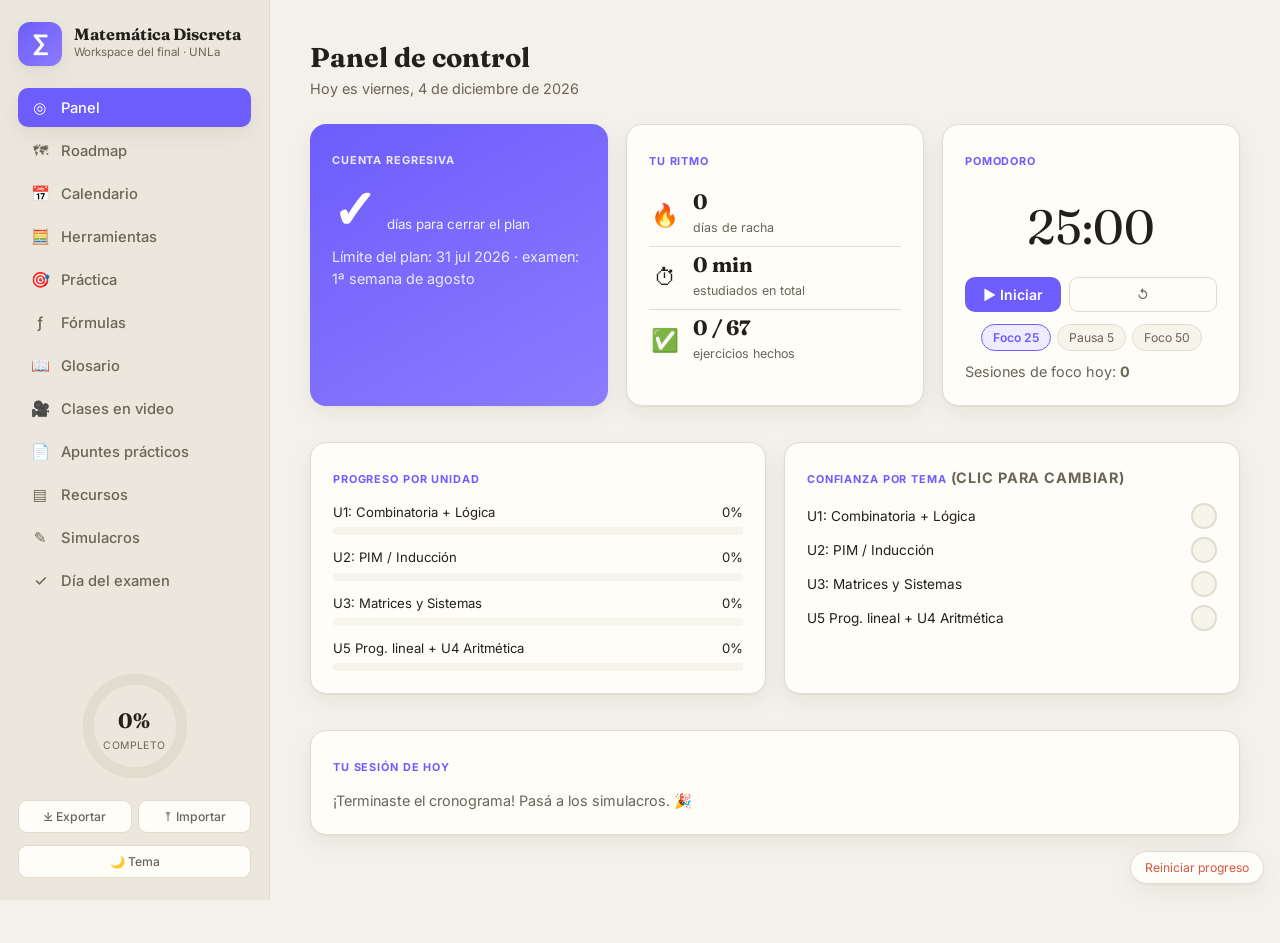
<file: index.html>
<!DOCTYPE html>
<html lang="es">
<head>
  <meta charset="UTF-8" />
  <meta name="viewport" content="width=device-width, initial-scale=1.0" />
  <meta name="theme-color" content="#6d5dfc" />
  <link rel="manifest" href="manifest.json" />
  <title>Workspace — Final Matemática Discreta</title>
  <link rel="stylesheet" href="styles.css?v=19" />
  <link rel="preconnect" href="https://fonts.googleapis.com">
  <link rel="preconnect" href="https://fonts.gstatic.com" crossorigin>
  <link href="https://fonts.googleapis.com/css2?family=Fraunces:opsz,wght@9..144,500;9..144,600;9..144,700&family=Inter:wght@400;500;600;700&display=swap" rel="stylesheet">
</head>
<body>
  <!-- SIDEBAR -->
  <aside class="sidebar" id="sidebar">
    <div class="brand">
      <div class="brand-mark">∑</div>
      <div>
        <h1>Matemática Discreta</h1>
        <p>Workspace del final · UNLa</p>
      </div>
    </div>

    <nav class="nav">
      <button class="nav-btn active" data-view="dashboard"><span>◎</span> Panel</button>
      <button class="nav-btn" data-view="roadmap"><span>🗺</span> Roadmap</button>
      <button class="nav-btn" data-view="calendario"><span>📅</span> Calendario</button>
      <button class="nav-btn" data-view="herramientas"><span>🧮</span> Herramientas</button>
      <button class="nav-btn" data-view="practica"><span>🎯</span> Práctica</button>
      <button class="nav-btn" data-view="formulas"><span>ƒ</span> Fórmulas</button>
      <button class="nav-btn" data-view="glosario"><span>📖</span> Glosario</button>
      <button class="nav-btn" data-view="videos"><span>🎥</span> Clases en video</button>
      <button class="nav-btn" data-view="apuntes"><span>📄</span> Apuntes prácticos</button>
      <button class="nav-btn" data-view="recursos"><span>▤</span> Recursos</button>
      <button class="nav-btn" data-view="simulacros"><span>✎</span> Simulacros</button>
      <button class="nav-btn" data-view="examen"><span>✓</span> Día del examen</button>
    </nav>

    <div class="sidebar-foot">
      <div class="ring-wrap" title="Progreso total">
        <svg viewBox="0 0 80 80" class="ring">
          <circle class="ring-bg" cx="40" cy="40" r="34"></circle>
          <circle class="ring-fg" id="ringFg" cx="40" cy="40" r="34"></circle>
        </svg>
        <div class="ring-label"><strong id="ringPct">0%</strong><span>completo</span></div>
      </div>
      <div class="io-row">
        <button id="exportBtn" class="ghost-btn" title="Guardar tu progreso en un archivo">⤓ Exportar</button>
        <button id="importBtn" class="ghost-btn" title="Cargar progreso desde un archivo">⤒ Importar</button>
        <input type="file" id="importFile" accept="application/json" hidden />
      </div>
      <button id="themeBtn" class="ghost-btn theme-btn" title="Cambiar tema">🌙 Tema</button>
    </div>
  </aside>

  <!-- MOBILE TOPBAR -->
  <div class="topbar">
    <button id="menuBtn" class="icon-btn" aria-label="Menú">☰</button>
    <span>Matemática Discreta</span>
    <button id="themeBtnM" class="icon-btn" aria-label="Tema">🌙</button>
  </div>

  <!-- MAIN -->
  <main class="main" id="main">

    <!-- backup reminder -->
    <div id="backupBanner" class="banner" hidden>
      ⚠️ Hace varios días que no respaldás tu progreso. <button id="bannerExport" class="link-btn">Exportar ahora</button>
      <button id="bannerClose" class="banner-x" aria-label="Cerrar">×</button>
    </div>

    <!-- DASHBOARD -->
    <section class="view active" id="view-dashboard">
      <header class="view-head">
        <h2>Panel de control</h2>
        <p class="muted" id="todayStr"></p>
      </header>

      <div class="grid-cards">
        <div class="card countdown">
          <span class="card-tag">Cuenta regresiva</span>
          <div class="count-num"><strong id="daysLeft">–</strong><small>días para cerrar el plan</small></div>
          <p class="muted" id="examDateStr"></p>
        </div>

        <div class="card stat-mini">
          <span class="card-tag">Tu ritmo</span>
          <div class="mini-row"><span class="mini-ic">🔥</span><div><strong id="streakNum">0</strong><small>días de racha</small></div></div>
          <div class="mini-row"><span class="mini-ic">⏱</span><div><strong id="totalTime">0 min</strong><small>estudiados en total</small></div></div>
          <div class="mini-row"><span class="mini-ic">✅</span><div><strong id="exDone">0</strong><small>ejercicios hechos</small></div></div>
        </div>

        <div class="card pomo">
          <span class="card-tag">Pomodoro</span>
          <div class="pomo-time" id="pomoTime">25:00</div>
          <div class="pomo-controls">
            <button id="pomoStart" class="btn">▶ Iniciar</button>
            <button id="pomoReset" class="ghost-btn" aria-label="Reiniciar">↺</button>
          </div>
          <div class="pomo-modes">
            <button class="chip active" data-min="25" data-mode="Foco">Foco 25</button>
            <button class="chip" data-min="5" data-mode="Pausa">Pausa 5</button>
            <button class="chip" data-min="50" data-mode="Foco largo">Foco 50</button>
          </div>
          <p class="muted">Sesiones de foco hoy: <strong id="pomoCount">0</strong></p>
        </div>
      </div>

      <div class="grid-cards">
        <div class="card">
          <span class="card-tag">Progreso por unidad</span>
          <div id="unitBars"></div>
        </div>
        <div class="card">
          <span class="card-tag">Confianza por tema <small class="muted">(clic para cambiar)</small></span>
          <div id="confidence"></div>
        </div>
      </div>

      <div class="card today-card">
        <span class="card-tag">Tu sesión de hoy</span>
        <div id="todayBlock"></div>
      </div>
    </section>

    <!-- ROADMAP -->
    <section class="view" id="view-roadmap">
      <header class="view-head">
        <h2>Roadmap de estudio</h2>
        <p class="muted">Marcá cada ejercicio a medida que lo resolvés. Se guarda solo.</p>
      </header>

      <div class="toolbar">
        <input type="search" id="roadSearch" class="search" placeholder="🔎 Buscar tema o ejercicio…" />
        <div class="filters">
          <button class="chip active" data-filter="all">Todos</button>
          <button class="chip" data-filter="pending">Pendientes</button>
          <button class="chip" data-filter="done">Hechos</button>
        </div>
        <button id="toggleAll" class="ghost-btn">Expandir todo</button>
      </div>

      <div class="reschedule-box">
        <label>📅 Fecha del examen:
          <input type="date" id="examDateInput" />
        </label>
        <button id="reschedBtn" class="ghost-btn" title="Mové los días pendientes desde mañana hasta el examen">↻ Me atrasé — re-agendar pendientes</button>
        <button id="reschedReset" class="ghost-btn">Restaurar fechas originales</button>
      </div>

      <div id="roadmap"></div>
    </section>

    <!-- CALENDARIO -->
    <section class="view" id="view-calendario">
      <header class="view-head">
        <h2>Calendario</h2>
        <p class="muted">Tu mes de estudio de un vistazo. Clic en un día con sesión para abrirlo.</p>
      </header>
      <div class="cal-legend">
        <span><i class="dot today"></i> Hoy</span>
        <span><i class="dot done"></i> Completado</span>
        <span><i class="dot pending"></i> Con sesión</span>
        <span><i class="dot exam"></i> Examen</span>
        <span><i class="dot free"></i> Comodín</span>
      </div>
      <div id="calendar"></div>
    </section>

    <!-- HERRAMIENTAS -->
    <section class="view" id="view-herramientas">
      <header class="view-head">
        <h2>Herramientas de cálculo</h2>
        <p class="muted">Para <strong>verificar</strong> tus resultados (en el examen se resuelve a mano).</p>
      </header>

      <div class="tool-grid">
        <div class="card tool">
          <span class="card-tag">🔢 Combinatoria (Ej. 1)</span>
          <div class="tool-inputs">
            <label>n <input type="number" id="cb-n" min="0" value="6"></label>
            <label>k <input type="number" id="cb-k" min="0" value="3"></label>
          </div>
          <button class="btn" id="cb-go">Calcular</button>
          <div class="tool-out" id="cb-out"></div>
        </div>

        <div class="card tool">
          <span class="card-tag">➗ MCD / Euclides (Ej. 5)</span>
          <div class="tool-inputs">
            <label>a <input type="number" id="eu-a" min="1" value="146"></label>
            <label>b <input type="number" id="eu-b" min="1" value="291"></label>
          </div>
          <button class="btn" id="eu-go">Calcular MCD</button>
          <div class="tool-out" id="eu-out"></div>
        </div>

        <div class="card tool">
          <span class="card-tag">φ de Euler / RSA (Ej. 5)</span>
          <div class="tool-inputs">
            <label>p <input type="number" id="phi-p" min="2" value="19"></label>
            <label>q <input type="number" id="phi-q" min="2" value="7"></label>
          </div>
          <button class="btn" id="phi-go">Calcular φ(p·q)</button>
          <div class="tool-out" id="phi-out"></div>
          <p class="muted" style="margin-top:8px">¿φ de un solo número? <input type="number" id="phi-n" min="1" value="36" style="width:80px"> <button class="ghost-btn" id="phin-go">φ(n)</button></p>
          <div class="tool-out" id="phin-out"></div>
        </div>

        <div class="card tool wide">
          <span class="card-tag">▦ Matrices 3×3 (Ej. 4)</span>
          <p class="muted">Matriz A:</p>
          <div class="matrix-grid" id="mat-A"></div>
          <p class="muted">Términos independientes b (para resolver A·x = b):</p>
          <div class="vec-grid" id="mat-b"></div>
          <div class="tool-btns">
            <button class="btn" id="mat-det">Determinante</button>
            <button class="btn" id="mat-inv">Inversa</button>
            <button class="btn" id="mat-solve">Resolver sistema (Cramer)</button>
          </div>
          <div class="tool-out" id="mat-out"></div>
        </div>

        <div class="card tool wide">
          <span class="card-tag">📈 Programación lineal (Ej. 3)</span>
          <p class="muted">Función objetivo: Z = <input type="number" id="pl-p" value="3" style="width:60px"> x + <input type="number" id="pl-q" value="2" style="width:60px"> y &nbsp;
            <select id="pl-opt"><option value="max">Maximizar</option><option value="min">Minimizar</option></select></p>
          <p class="muted">Restricciones (una por línea, formato <code>a x + b y &lt;= c</code> · usá &lt;=, &gt;= o =):</p>
          <textarea id="pl-cons" class="note-area" rows="5">1 x + 1 y <= 4
1 x + 3 y <= 6
x >= 0
y >= 0</textarea>
          <button class="btn" id="pl-go">Graficar y optimizar</button>
          <div class="pl-wrap"><canvas id="pl-canvas" width="420" height="420"></canvas></div>
          <div class="tool-out" id="pl-out"></div>
        </div>
      </div>
    </section>

    <!-- PRACTICA -->
    <section class="view" id="view-practica">
      <header class="view-head">
        <h2>Práctica activa</h2>
        <p class="muted">Autoevaluación, flashcards, ejercicios resueltos y simulacro cronometrado.</p>
      </header>

      <div class="subtabs">
        <button class="subtab active" data-sub="quiz">Quiz</button>
        <button class="subtab" data-sub="flash">Flashcards</button>
        <button class="subtab" data-sub="banco">Ejercicios resueltos</button>
        <button class="subtab" data-sub="finales">Finales reales</button>
        <button class="subtab" data-sub="sim">Modo simulacro</button>
      </div>

      <div class="subview active" id="sub-quiz">
        <div id="quizUnits" class="quiz-units"></div>
        <div id="quizArea"></div>
      </div>

      <div class="subview" id="sub-flash">
        <div class="flash-head">
          <select id="flashUnit"></select>
          <span class="muted" id="flashProgress"></span>
        </div>
        <div class="flashcard" id="flashcard">
          <div class="flash-inner">
            <div class="flash-front" id="flashFront">Tocá "Empezar"</div>
            <div class="flash-back" id="flashBack"></div>
          </div>
        </div>
        <div class="flash-controls">
          <button class="btn" id="flashFlip">Dar vuelta</button>
          <button class="ghost-btn" id="flashNo">❌ No la sabía</button>
          <button class="ghost-btn" id="flashYes">✅ La sabía</button>
        </div>
      </div>

      <div class="subview" id="sub-banco">
        <div id="banco"></div>
      </div>

      <div class="subview" id="sub-finales">
        <p class="muted" style="margin-bottom:12px">9 finales reales transcriptos. Usalos como simulacros (en birome, ~2 h) o buscá ejercicios por tema.</p>
        <input type="search" id="finSearch" class="search" placeholder="🔎 Buscar en los finales (ej: 'Euclides', 'inversa', 'palomar')…" style="margin-bottom:14px" />
        <div id="finales"></div>
      </div>

      <div class="subview" id="sub-sim">
        <div class="card">
          <span class="card-tag">⏱ Simulacro cronometrado (~2 h)</span>
          <div class="sim-timer" id="simTimer">2:00:00</div>
          <div class="pomo-controls">
            <button class="btn" id="simStart">▶ Iniciar simulacro</button>
            <button class="ghost-btn" id="simReset">↺</button>
          </div>
          <p class="muted">Elegí un final de la sección <strong>Simulacros</strong> y resolvé los 5 ejercicios en birome. Marcá cada uno:</p>
          <ul class="ex-list" id="simChecklist"></ul>
          <p class="muted">Tu nota (0–10): <input type="number" id="simScore" min="0" max="10" step="0.5" style="width:70px"> <button class="ghost-btn" id="simSave">Guardar nota</button></p>
          <div id="simHistory"></div>
        </div>
      </div>
    </section>

    <!-- FORMULAS -->
    <section class="view" id="view-formulas">
      <header class="view-head">
        <h2>Hoja de fórmulas</h2>
        <p class="muted">Lo que tenés que saber de memoria. <button class="ghost-btn" onclick="window.print()">🖨 Imprimir</button></p>
      </header>
      <div id="formulas" class="formula-grid"></div>
    </section>

    <!-- GLOSARIO -->
    <section class="view" id="view-glosario">
      <header class="view-head">
        <h2>Glosario</h2>
        <p class="muted">Términos clave del final.</p>
      </header>
      <input type="search" id="gloSearch" class="search" placeholder="🔎 Buscar término…" />
      <div id="glosario" class="glo-grid"></div>
    </section>

    <!-- VIDEOS / CLASES -->
    <section class="view" id="view-videos">
      <header class="view-head">
        <h2>Clases en video — Prof. Loidi</h2>
        <p class="muted">Análisis del contenido real de cada clase (a partir de los subtítulos del video). Tocá un video para ver el detalle.</p>
      </header>
      <input type="search" id="vidSearch" class="search" placeholder="🔎 Buscar tema en las clases…" style="margin-bottom:14px" />
      <div id="videosList"></div>
      <div id="videoDetail" hidden></div>
    </section>

    <!-- APUNTES PRÁCTICOS -->
    <section class="view" id="view-apuntes">
      <header class="view-head">
        <h2>Apuntes de ejercicios prácticos</h2>
        <p class="muted">Las guías de práctica de cada unidad: link al archivo original + transcripción a texto (buscable). Nota: algunas fórmulas o gráficos son imágenes y quedan solo en el archivo.</p>
      </header>
      <input type="search" id="apSearch" class="search" placeholder="🔎 Buscar en los apuntes (ej: 'palomar', 'inversa', 'φ', 'inecuación')…" style="margin-bottom:14px" />
      <div id="apuntes"></div>
    </section>

    <!-- RECURSOS -->
    <section class="view" id="view-recursos">
      <header class="view-head">
        <h2>Recursos</h2>
        <p class="muted">Videos de la cátedra + refuerzo y tus apuntes por unidad.</p>
      </header>
      <div id="recursos"></div>
    </section>

    <!-- SIMULACROS -->
    <section class="view" id="view-simulacros">
      <header class="view-head">
        <h2>Simulacros (finales reales)</h2>
        <p class="muted">Hacelos completos, en birome y cronometrados (~2 h). Marcá los que rendiste y anotá tu nota.</p>
      </header>
      <div id="simulacros"></div>
    </section>

    <!-- EXAMEN -->
    <section class="view" id="view-examen">
      <header class="view-head">
        <h2>Día del examen</h2>
        <p class="muted">Repasá esto la noche anterior y el mismo día. <button class="ghost-btn" onclick="window.print()">🖨 Imprimir</button></p>
      </header>
      <div class="card">
        <span class="card-tag">Formato del final</span>
        <div id="examFormat"></div>
      </div>
      <div class="card">
        <span class="card-tag">Checklist</span>
        <ul class="checklist" id="examChecklist"></ul>
      </div>
    </section>

  </main>

  <button id="resetBtn" class="reset-btn" title="Reiniciar todo el progreso">Reiniciar progreso</button>

  <!-- MODAL SESIÓN GUIADA -->
  <div id="sessionModal" class="session-modal" hidden>
    <div class="session-box">
      <div class="session-head">
        <div>
          <div class="session-date" id="sessDate"></div>
          <h2 id="sessTitle"></h2>
        </div>
        <div class="session-head-right">
          <div class="sess-timer" id="sessTimer" title="Pomodoro">25:00</div>
          <button class="icon-btn" id="sessClose" aria-label="Cerrar">✕</button>
        </div>
      </div>
      <div class="session-progress"><div class="session-progress-fill" id="sessProgFill"></div></div>
      <div class="session-steps" id="sessSteps"></div>
      <div class="session-body" id="sessBody"></div>
      <div class="session-nav">
        <button class="ghost-btn" id="sessPrev">← Anterior</button>
        <button class="btn" id="sessNext">Siguiente →</button>
      </div>
    </div>
  </div>

  <script src="videos.js?v=19"></script>
  <script src="apuntes.js?v=19"></script>
  <script src="app.js?v=19"></script>
</body>
</html>
</file>
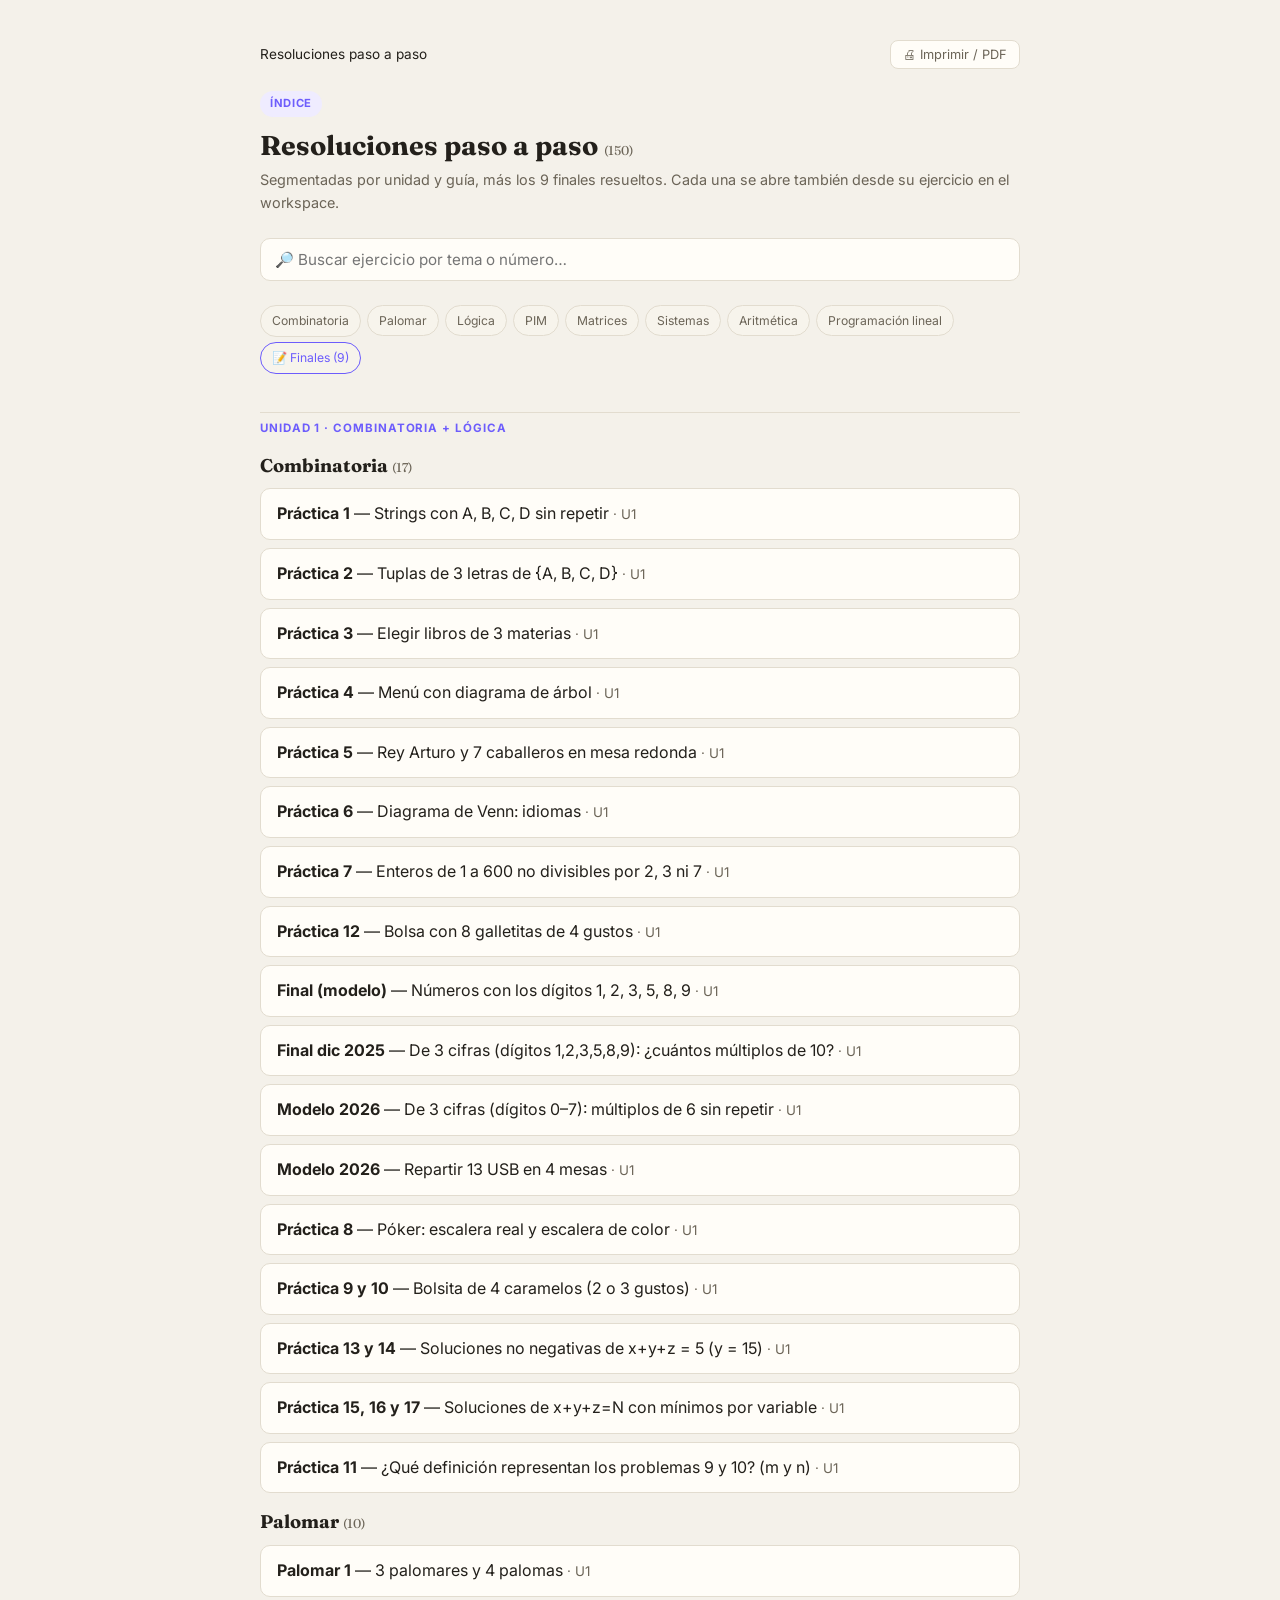
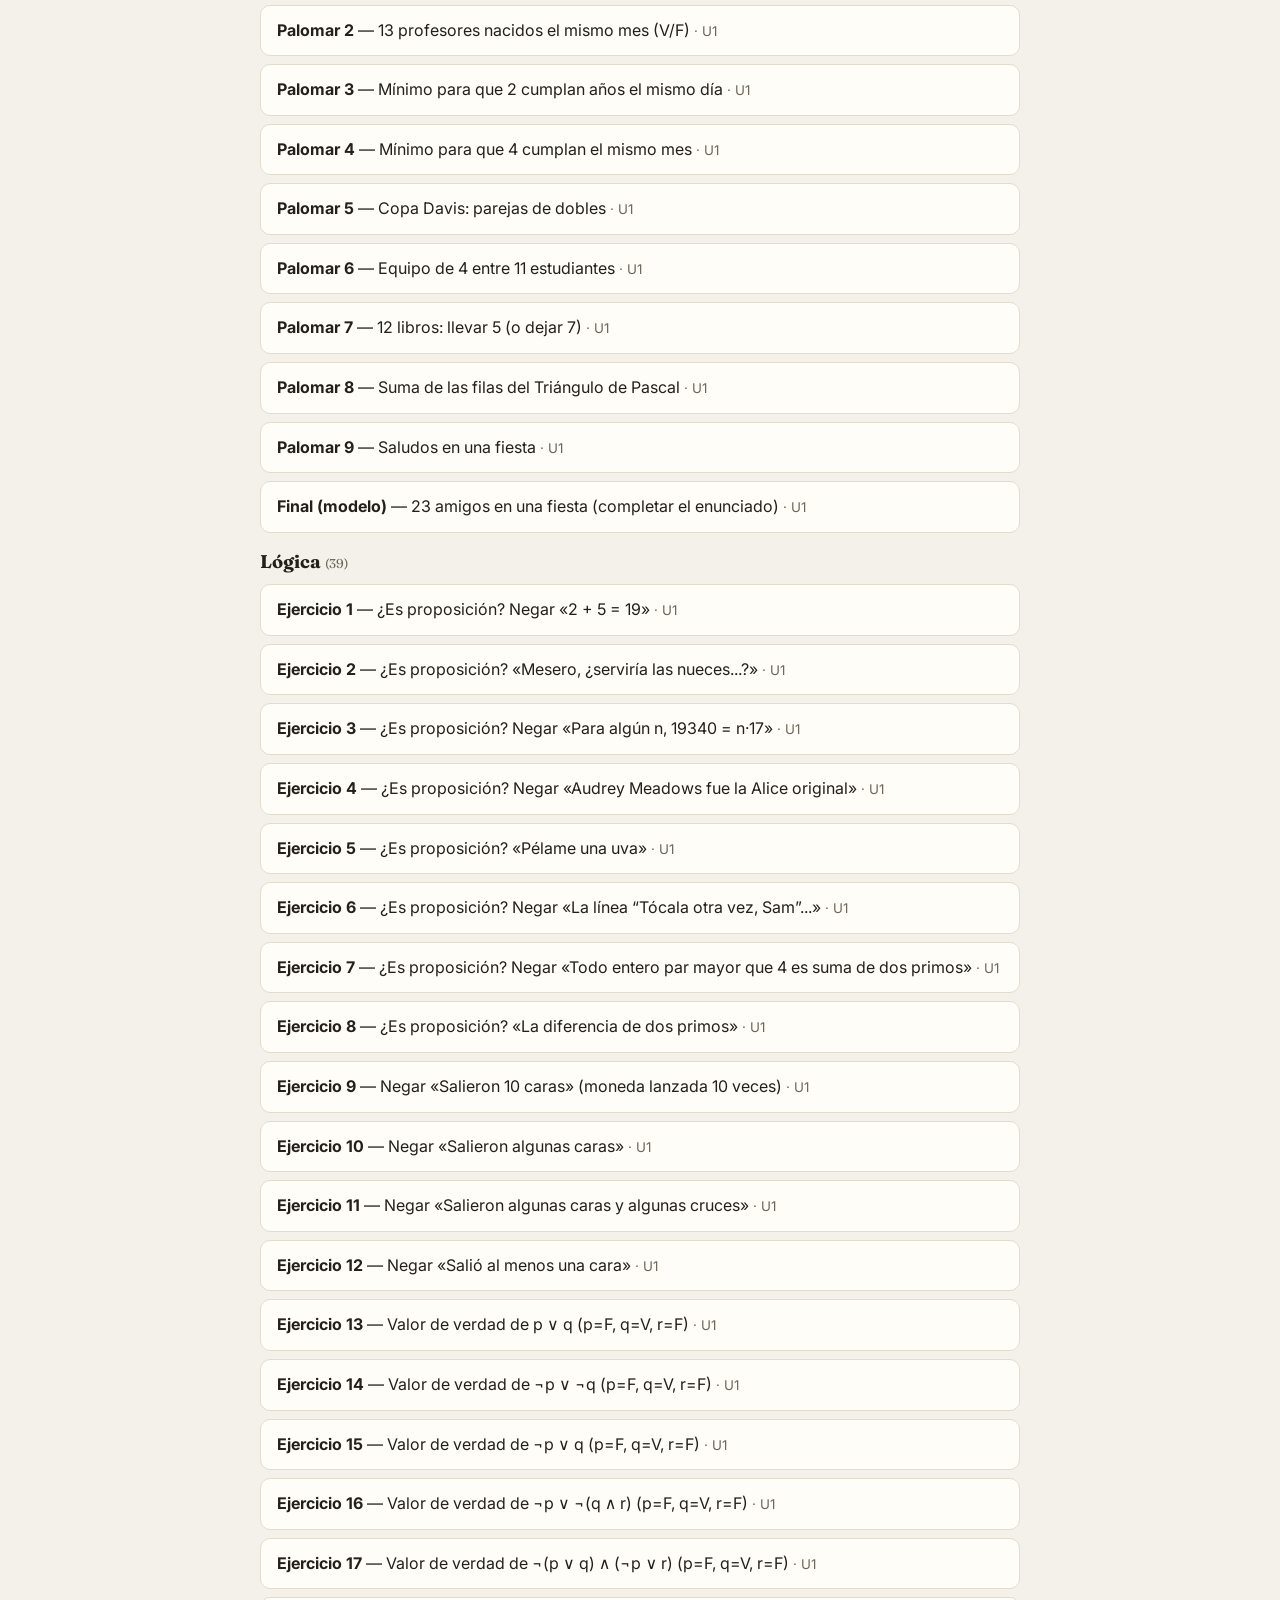
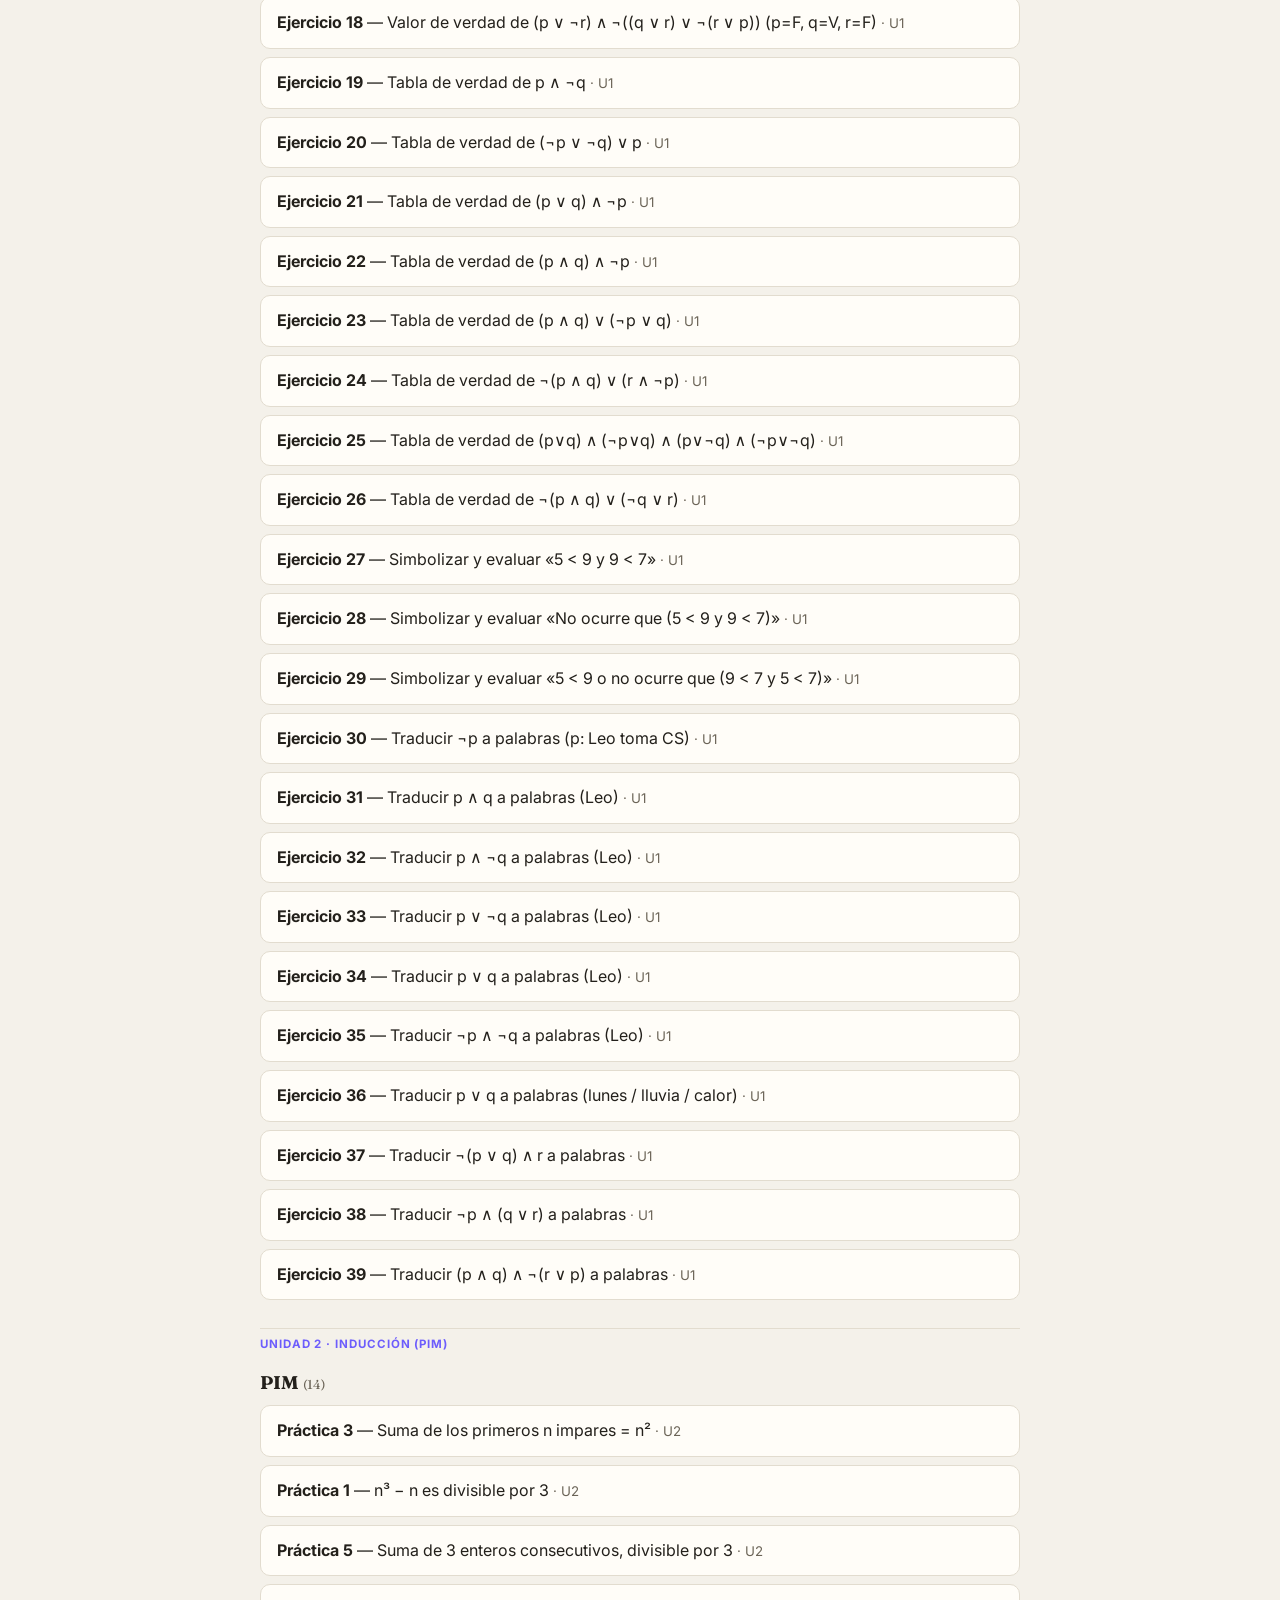
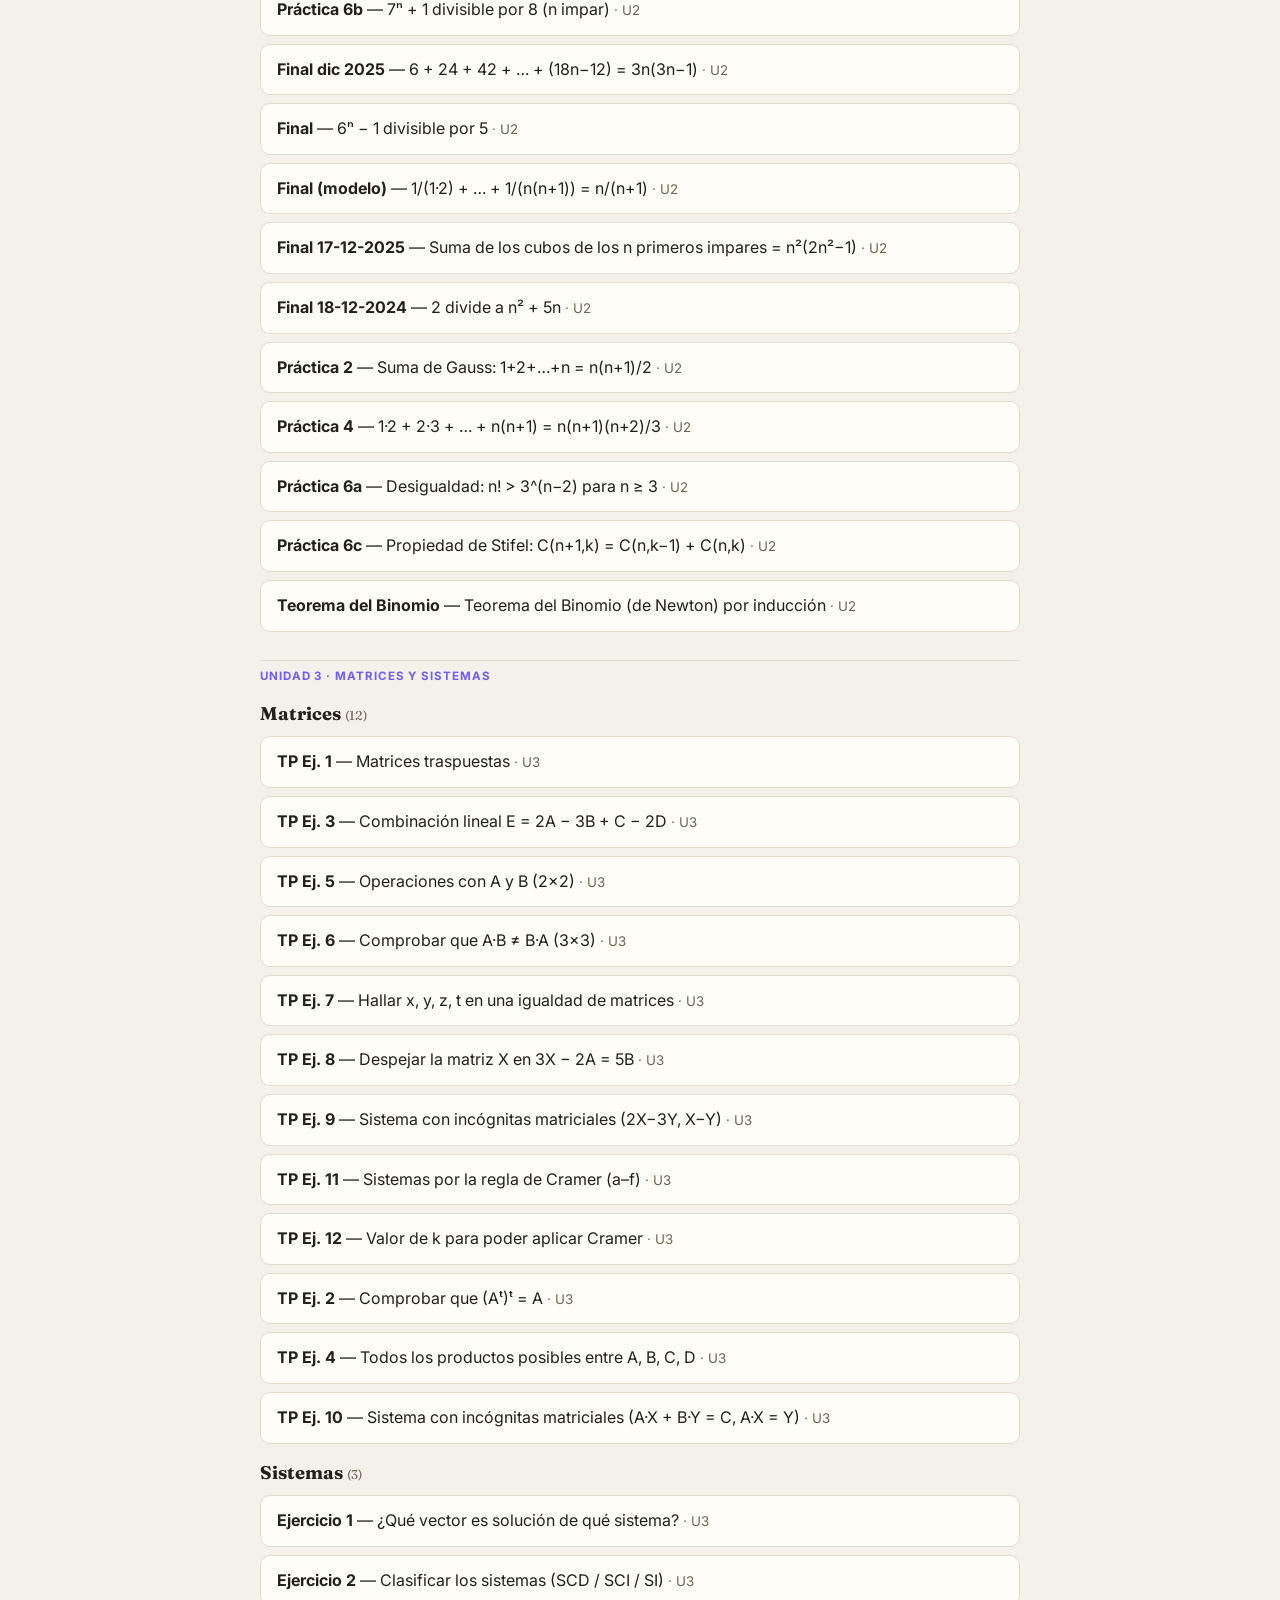
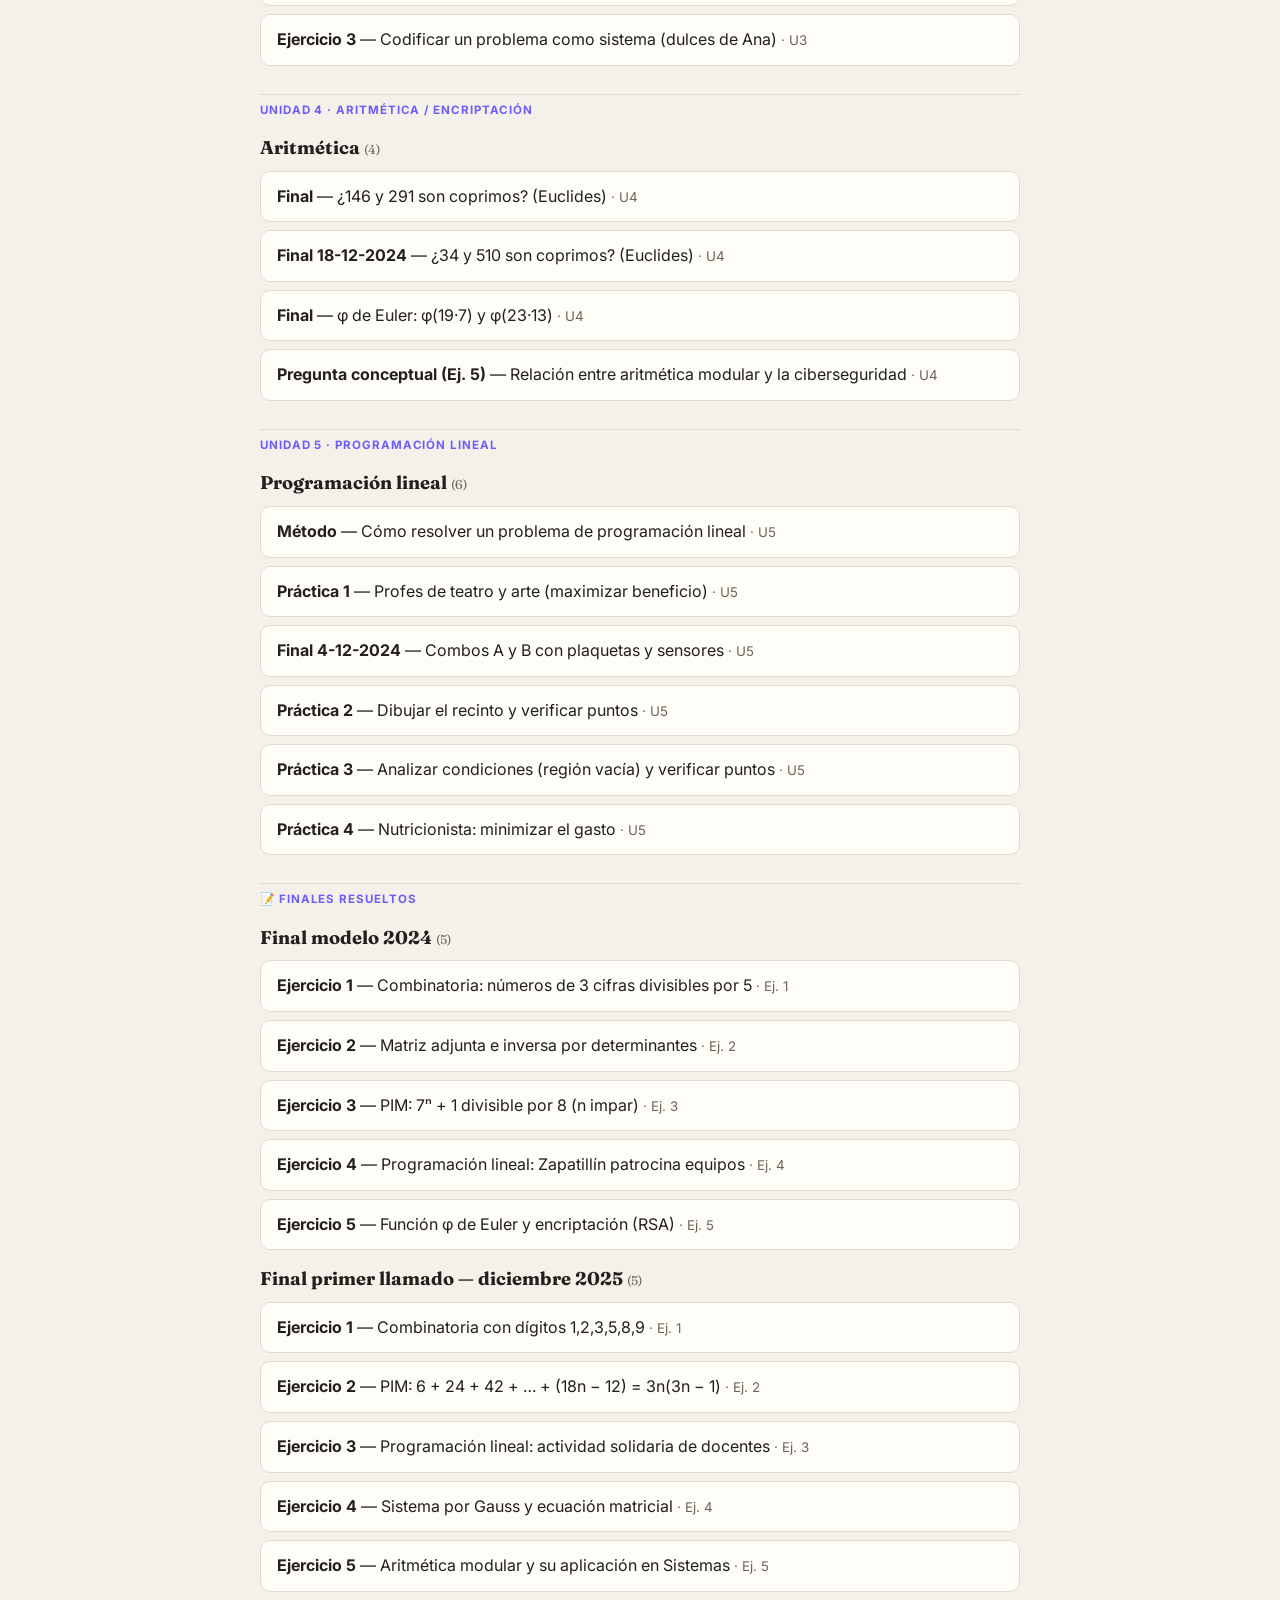
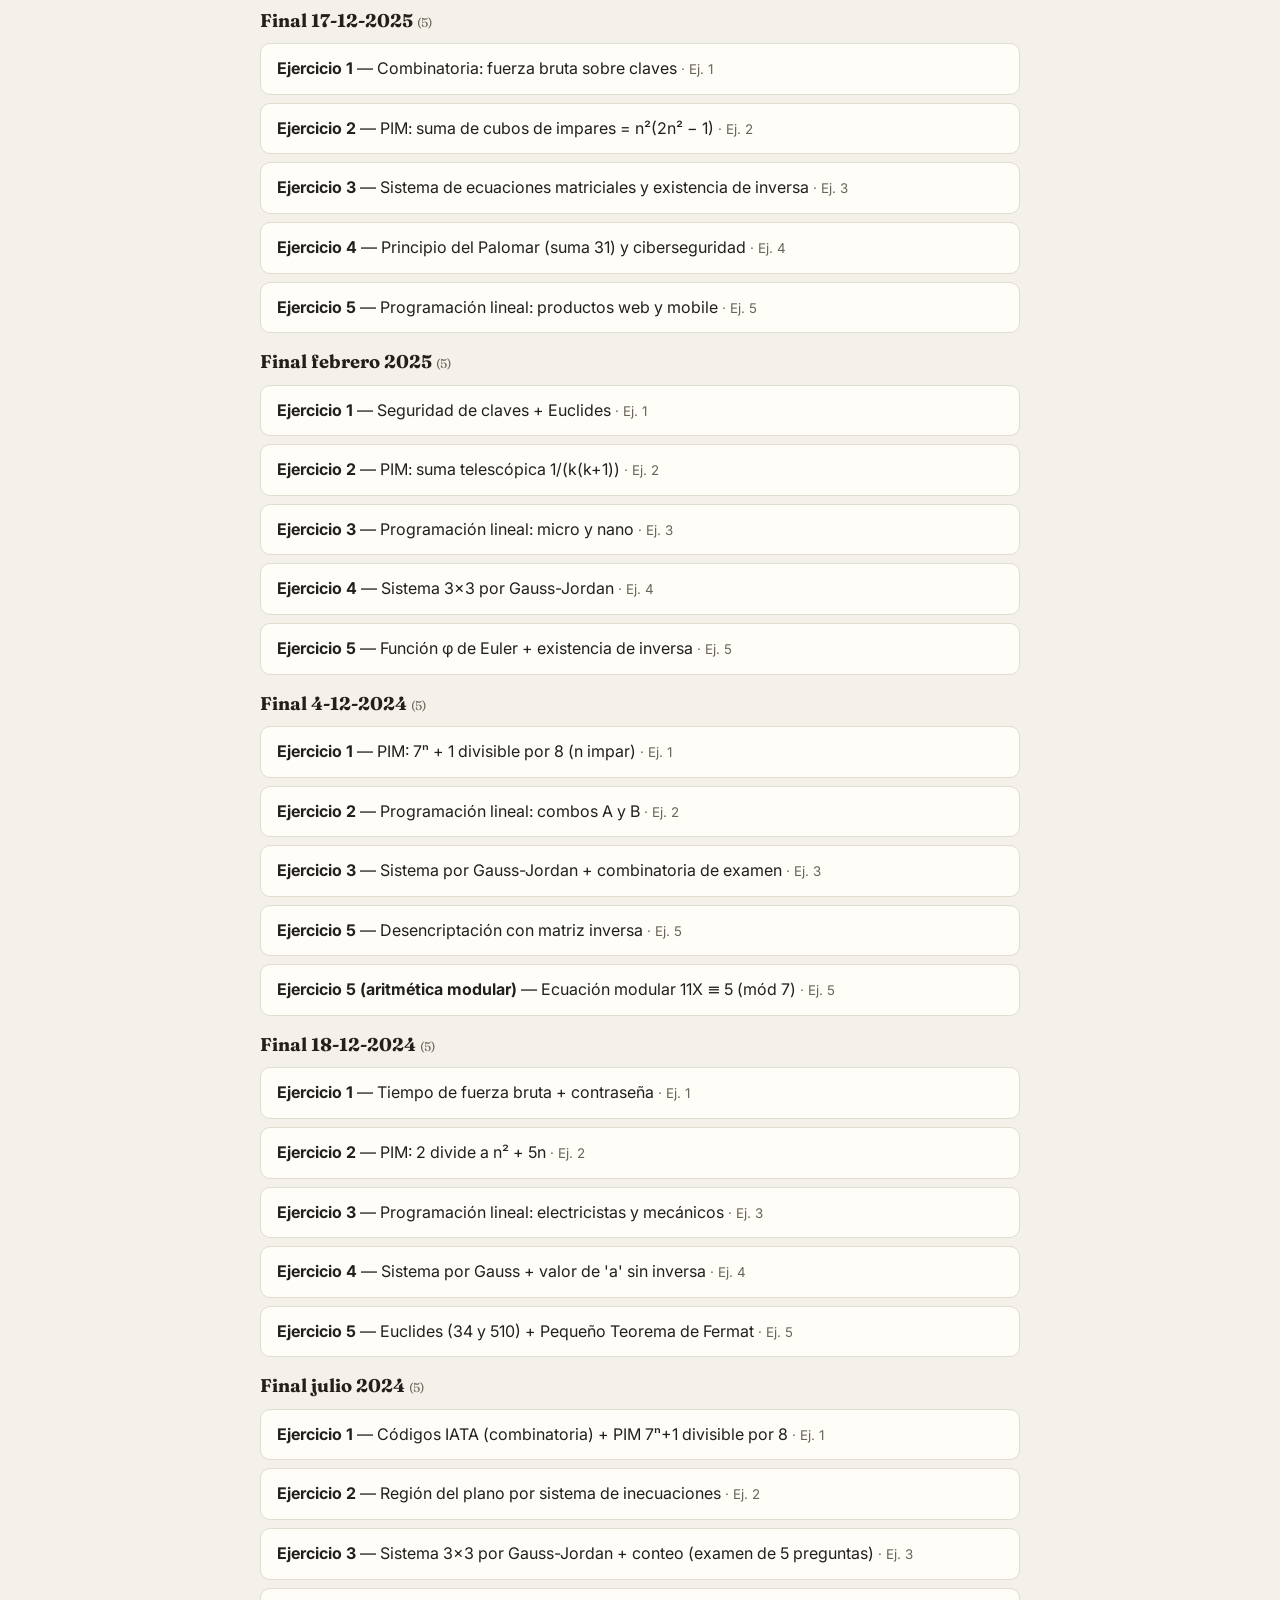
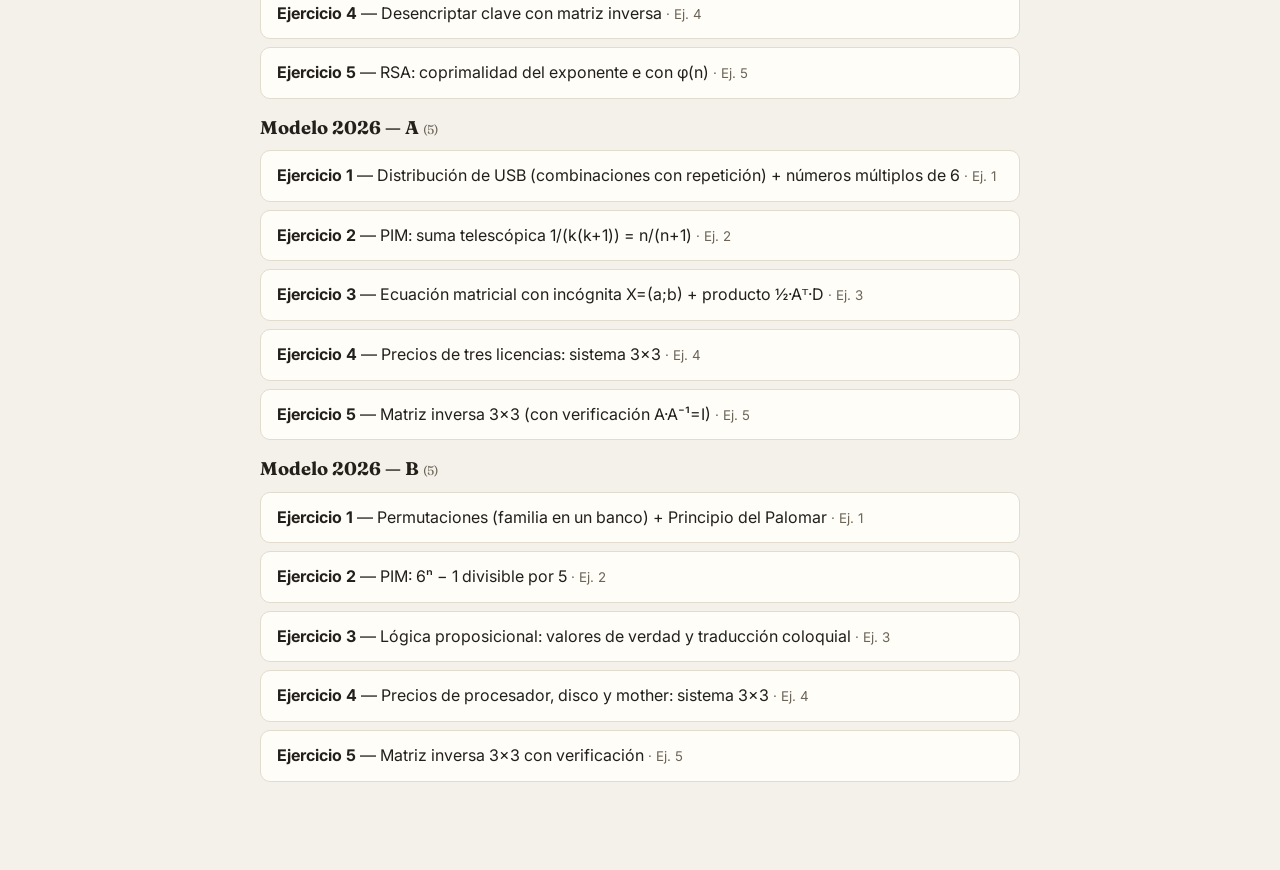
<file: soluciones.html>
<!DOCTYPE html>
<html lang="es">
<head>
  <meta charset="UTF-8" />
  <meta name="viewport" content="width=device-width, initial-scale=1.0" />
  <title>Resolución paso a paso — Matemática Discreta</title>
  <link rel="preconnect" href="https://fonts.googleapis.com">
  <link href="https://fonts.googleapis.com/css2?family=Fraunces:opsz,wght@9..144,500;9..144,600;9..144,700&family=Inter:wght@400;500;600;700&display=swap" rel="stylesheet">
  <style>
    :root{ --bg:#f4f1ea; --surface:#fffdf8; --surface-2:#f7f4ec; --ink:#23201b; --ink-soft:#6b6457; --line:#e2dccf; --accent:#6d5dfc; --accent-soft:#efecff; --green:#2f9e6f; --green-soft:#e3f5ec; --amber:#d98a2b; }
    @media (prefers-color-scheme: dark){ :root{ --bg:#16151b; --surface:#211f29; --surface-2:#2a2834; --ink:#ece9f3; --ink-soft:#9c97ad; --line:#332f3f; --accent:#9486ff; --accent-soft:#2a2640; --green:#4fc99a; --green-soft:#1e3a2f; --amber:#e0a955; } }
    *{ box-sizing:border-box; margin:0; padding:0; }
    body{ font-family:'Inter',system-ui,sans-serif; background:var(--bg); color:var(--ink); line-height:1.6; padding:40px 20px 80px; }
    .wrap{ max-width:760px; margin:0 auto; }
    h1,h2,h3{ font-family:'Fraunces',Georgia,serif; }
    .badge{ display:inline-block; font-size:.7rem; text-transform:uppercase; letter-spacing:.06em; color:var(--accent); font-weight:700; background:var(--accent-soft); padding:4px 10px; border-radius:20px; margin-bottom:12px; }
    h1{ font-size:1.7rem; line-height:1.2; margin-bottom:6px; }
    .sub{ color:var(--ink-soft); font-size:.9rem; margin-bottom:24px; }
    .box{ background:var(--surface); border:1px solid var(--line); border-radius:14px; padding:20px 22px; margin-bottom:18px; box-shadow:0 1px 2px rgba(40,33,20,.05),0 8px 24px rgba(40,33,20,.05); }
    .box-label{ font-size:.68rem; text-transform:uppercase; letter-spacing:.08em; color:var(--accent); font-weight:700; margin-bottom:10px; }
    .enunciado{ font-size:1rem; }
    .idea{ background:var(--accent-soft); border:none; }
    .pasos{ counter-reset:paso; list-style:none; }
    .pasos li{ counter-increment:paso; position:relative; padding:12px 0 12px 46px; border-bottom:1px dashed var(--line); }
    .pasos li:last-child{ border-bottom:none; }
    .pasos li::before{ content:counter(paso); position:absolute; left:0; top:10px; width:30px; height:30px; background:var(--accent); color:#fff; border-radius:50%; display:grid; place-items:center; font-weight:700; font-size:.85rem; font-family:'Fraunces',serif; }
    .resultado{ background:var(--green-soft); border:1px solid var(--green); color:var(--green); border-radius:12px; padding:14px 18px; font-size:1.05rem; font-weight:600; }
    .verificar{ font-size:.88rem; color:var(--ink-soft); }
    code, .fml{ font-family:'SF Mono',ui-monospace,monospace; background:var(--surface-2); padding:1px 6px; border-radius:5px; font-size:.9em; }
    .pasos code{ font-size:.95em; }
    b,strong{ font-weight:700; }
    a{ color:var(--accent); }
    .topbar{ max-width:760px; margin:0 auto 20px; display:flex; justify-content:space-between; align-items:center; font-size:.85rem; }
    .print-btn{ background:var(--surface); border:1px solid var(--line); color:var(--ink-soft); padding:6px 12px; border-radius:8px; cursor:pointer; font-family:inherit; font-size:.8rem; }
    .idx-item{ display:block; background:var(--surface); border:1px solid var(--line); border-radius:10px; padding:12px 16px; margin-bottom:8px; text-decoration:none; color:var(--ink); }
    .idx-item:hover{ border-color:var(--accent); }
    .idx-item small{ color:var(--ink-soft); }
    .idx-h{ font-size:1.05rem; margin:22px 0 10px; }
    .missing{ color:var(--amber); }
    .sol-search{ width:100%; padding:11px 14px; border:1px solid var(--line); border-radius:10px; font-family:inherit; font-size:.95rem; background:var(--surface); color:var(--ink); margin-bottom:14px; }
    .sol-search:focus{ outline:none; border-color:var(--accent); }
    .sol-nav{ display:flex; flex-wrap:wrap; gap:6px; margin-bottom:20px; position:sticky; top:0; background:var(--bg); padding:10px 0; z-index:5; }
    .sol-nav a{ font-size:.76rem; background:var(--surface-2); border:1px solid var(--line); padding:5px 11px; border-radius:20px; text-decoration:none; color:var(--ink-soft); }
    .sol-nav a:hover{ border-color:var(--accent); color:var(--accent); }
    .sol-unit{ font-size:.72rem; text-transform:uppercase; letter-spacing:.08em; color:var(--accent); font-weight:700; margin:28px 0 4px; padding-top:6px; border-top:1px solid var(--line); }
    .sol-guide{ font-size:1.15rem; margin:14px 0 8px; scroll-margin-top:64px; }
    .sol-count{ font-size:.8rem; color:var(--ink-soft); font-weight:400; }
    @media print{ body{ background:#fff; padding:0; } .box{ box-shadow:none; break-inside:avoid; } .topbar{ display:none; } }
  </style>
</head>
<body>
  <div class="topbar">
    <span id="crumb"></span>
    <button class="print-btn" onclick="window.print()">🖨 Imprimir / PDF</button>
  </div>
  <div class="wrap" id="content"></div>

  <script src="soluciones.js?v=17"></script>
  <script>
    function esc(s){ return String(s).replace(/&/g,'&amp;').replace(/</g,'&lt;').replace(/>/g,'&gt;'); }
    // permitimos HTML controlado en los datos, así que NO escapamos el contenido de los pasos.
    function qs(k){ return new URLSearchParams(location.search).get(k); }
    function render(){
      const id = qs('ej');
      const content = document.getElementById('content');
      const crumb = document.getElementById('crumb');
      if(!id){ return renderIndex(); }
      const s = (typeof SOLUCIONES!=='undefined') ? SOLUCIONES.find(x=>x.id===id) : null;
      if(!s){ content.innerHTML = `<div class="box"><p class="missing">No encontré la resolución <code>${esc(id)}</code>.</p><p style="margin-top:10px"><a href="soluciones.html">Ver todas las resoluciones →</a></p></div>`; return; }
      document.title = `${s.num} — ${s.titulo}`;
      crumb.innerHTML = `<a href="soluciones.html">← Todas las resoluciones</a> · ${s.guia}`;
      content.innerHTML = `
        <span class="badge">${s.unidad} · ${s.guia} · ${s.num}</span>
        <h1>${s.titulo}</h1>
        <div class="box"><div class="box-label">📋 Enunciado</div><div class="enunciado">${s.enunciado}</div></div>
        ${s.idea?`<div class="box idea"><div class="box-label">💡 Idea / cómo se reconoce</div><div>${s.idea}</div></div>`:''}
        <div class="box"><div class="box-label">✏️ Resolución paso a paso</div><ol class="pasos">${s.pasos.map(p=>`<li>${p}</li>`).join('')}</ol></div>
        <div class="resultado">✅ Resultado: ${s.resultado.includes('\n')?`<pre style="font-family:'SF Mono',ui-monospace,monospace;white-space:pre;margin-top:8px;font-weight:600;line-height:1.5;overflow-x:auto">${s.resultado}</pre>`:s.resultado}</div>
        ${s.verificar?`<div class="box" style="margin-top:18px"><div class="box-label">🔎 Verificación / nota</div><div class="verificar">${s.verificar}</div></div>`:''}`;
    }
    function slug(g){ return 'g-'+g.normalize('NFD').replace(/[̀-ͯ]/g,'').replace(/[^\w]+/g,'-').toLowerCase(); }
    function idxItem(s){ return `<a class="idx-item" data-s="${(s.num+' '+s.titulo+' '+s.enunciado).toLowerCase().replace(/"/g,'')}" href="soluciones.html?ej=${s.id}"><strong>${s.num}</strong> — ${s.titulo} <small>· ${s.unidad}</small></a>`; }
    function renderIndex(){
      document.getElementById('crumb').textContent = 'Resoluciones paso a paso';
      const content = document.getElementById('content');
      if(typeof SOLUCIONES==='undefined' || !SOLUCIONES.length){ content.innerHTML='<div class="box">Todavía no hay resoluciones cargadas.</div>'; return; }
      const isFinal = g => /^(Final|Modelo)/.test(g);
      const GORDER = ['Combinatoria','Palomar','Lógica','PIM','Matrices','Sistemas','Aritmética','Programación lineal'];
      const UNIT = {Combinatoria:'Unidad 1 · Combinatoria + Lógica',Palomar:'Unidad 1 · Combinatoria + Lógica','Lógica':'Unidad 1 · Combinatoria + Lógica',PIM:'Unidad 2 · Inducción (PIM)',Matrices:'Unidad 3 · Matrices y Sistemas',Sistemas:'Unidad 3 · Matrices y Sistemas','Aritmética':'Unidad 4 · Aritmética / Encriptación','Programación lineal':'Unidad 5 · Programación lineal'};
      const byG = {}; SOLUCIONES.forEach(s=>{ (byG[s.guia]=byG[s.guia]||[]).push(s); });
      const guides = GORDER.filter(g=>byG[g]);
      const finals = Object.keys(byG).filter(isFinal);
      // navegación
      let nav = '<div class="sol-nav">' + guides.map(g=>`<a href="#${slug(g)}">${g}</a>`).join('') + `<a href="#finales" style="border-color:var(--accent);color:var(--accent)">📝 Finales (${finals.length})</a></div>`;
      // guías por unidad
      let html=''; let lastUnit='';
      guides.forEach(g=>{
        if(UNIT[g]!==lastUnit){ html+=`<div class="sol-unit">${UNIT[g]}</div>`; lastUnit=UNIT[g]; }
        html+=`<h3 class="sol-guide" id="${slug(g)}">${g} <span class="sol-count">(${byG[g].length})</span></h3>` + byG[g].map(idxItem).join('');
      });
      // finales
      html+=`<div class="sol-unit" id="finales">📝 Finales resueltos</div>`;
      finals.forEach(g=>{ html+=`<h3 class="sol-guide" id="${slug(g)}">${g} <span class="sol-count">(${byG[g].length})</span></h3>` + byG[g].map(idxItem).join(''); });
      content.innerHTML = `<span class="badge">Índice</span><h1>Resoluciones paso a paso <span class="sol-count">(${SOLUCIONES.length})</span></h1>`
        + `<p class="sub">Segmentadas por unidad y guía, más los 9 finales resueltos. Cada una se abre también desde su ejercicio en el workspace.</p>`
        + `<input class="sol-search" id="solSearch" placeholder="🔎 Buscar ejercicio por tema o número…">` + nav + html;
      const inp=document.getElementById('solSearch');
      inp.addEventListener('input',()=>{ const t=inp.value.toLowerCase().trim(); document.querySelectorAll('.idx-item').forEach(el=>{ el.style.display=(!t||el.dataset.s.includes(t))?'':'none'; }); document.querySelectorAll('.sol-guide,.sol-unit').forEach(h=>{ if(!t){h.style.display='';return;} let n=h.nextElementSibling, vis=false; while(n && !n.classList.contains('sol-guide') && !n.classList.contains('sol-unit')){ if(n.classList.contains('idx-item') && n.style.display!=='none') vis=true; n=n.nextElementSibling; } h.style.display=vis?'':'none'; }); });
    }
    render();
  </script>
</body>
</html>
</file>
<file: styles.css>
/* ===== Tema y variables ===== */
:root {
  --bg: #f4f1ea;
  --bg-2: #ece7dc;
  --surface: #fffdf8;
  --surface-2: #f7f4ec;
  --ink: #23201b;
  --ink-soft: #6b6457;
  --line: #e2dccf;
  --accent: #6d5dfc;
  --accent-2: #8b7bff;
  --accent-soft: #efecff;
  --green: #2f9e6f;
  --green-soft: #e3f5ec;
  --amber: #d98a2b;
  --red: #d65745;
  --shadow: 0 1px 2px rgba(40,33,20,.05), 0 8px 24px rgba(40,33,20,.06);
  --radius: 16px;
}
[data-theme="dark"] {
  --bg: #16151b;
  --bg-2: #1d1c24;
  --surface: #211f29;
  --surface-2: #2a2834;
  --ink: #ece9f3;
  --ink-soft: #9c97ad;
  --line: #332f3f;
  --accent: #9486ff;
  --accent-2: #b3a7ff;
  --accent-soft: #2a2640;
  --green: #4fc99a;
  --green-soft: #1e3a2f;
  --amber: #e0a955;
  --red: #f0816e;
  --shadow: 0 1px 2px rgba(0,0,0,.3), 0 12px 30px rgba(0,0,0,.35);
}

* { box-sizing: border-box; margin: 0; padding: 0; }
[hidden] { display: none !important; }
html { scroll-behavior: smooth; }
body {
  font-family: 'Inter', system-ui, sans-serif;
  background: var(--bg);
  color: var(--ink);
  display: flex;
  min-height: 100vh;
  line-height: 1.55;
  -webkit-font-smoothing: antialiased;
}
h1, h2, h3, .count-num strong { font-family: 'Fraunces', Georgia, serif; }
.muted { color: var(--ink-soft); font-size: .9rem; }
a { color: var(--accent); text-decoration: none; }
a:hover { text-decoration: underline; }

/* ===== Sidebar ===== */
.sidebar {
  width: 270px; flex-shrink: 0;
  background: var(--bg-2);
  border-right: 1px solid var(--line);
  padding: 22px 18px;
  display: flex; flex-direction: column; gap: 22px;
  position: sticky; top: 0; height: 100vh;
}
.brand { display: flex; gap: 12px; align-items: center; }
.brand-mark {
  width: 44px; height: 44px; border-radius: 12px; flex-shrink: 0;
  background: linear-gradient(135deg, var(--accent), var(--accent-2));
  color: #fff; font-size: 1.5rem; font-weight: 700;
  display: grid; place-items: center; box-shadow: var(--shadow);
}
.brand h1 { font-size: 1.02rem; line-height: 1.1; }
.brand p { font-size: .72rem; color: var(--ink-soft); }

.nav { display: flex; flex-direction: column; gap: 4px; }
.nav-btn {
  display: flex; align-items: center; gap: 11px;
  background: transparent; border: none; cursor: pointer;
  color: var(--ink-soft); font-size: .92rem; font-weight: 500;
  padding: 10px 12px; border-radius: 10px; text-align: left;
  font-family: inherit; transition: .15s;
}
.nav-btn span { width: 20px; text-align: center; font-size: .95rem; }
.nav-btn:hover { background: var(--surface); color: var(--ink); }
.nav-btn.active { background: var(--accent); color: #fff; box-shadow: var(--shadow); }

.sidebar-foot { margin-top: auto; display: flex; flex-direction: column; gap: 12px; }
.ring-wrap { position: relative; width: 110px; margin: 0 auto; }
.ring { width: 110px; height: 110px; transform: rotate(-90deg); }
.ring-bg { fill: none; stroke: var(--line); stroke-width: 8; }
.ring-fg {
  fill: none; stroke: var(--accent); stroke-width: 8; stroke-linecap: round;
  stroke-dasharray: 213.6; stroke-dashoffset: 213.6; transition: stroke-dashoffset .6s ease;
}
.ring-label { position: absolute; inset: 0; display: grid; place-content: center; text-align: center; }
.ring-label strong { font-size: 1.3rem; font-family: 'Fraunces', serif; }
.ring-label span { font-size: .65rem; color: var(--ink-soft); text-transform: uppercase; letter-spacing: .04em; }

.io-row { display: flex; gap: 6px; }
.ghost-btn {
  flex: 1; background: var(--surface); border: 1px solid var(--line);
  color: var(--ink-soft); padding: 8px; border-radius: 9px; cursor: pointer;
  font-size: .76rem; font-family: inherit; font-weight: 500; transition: .15s;
}
.ghost-btn:hover { border-color: var(--accent); color: var(--accent); }
.theme-btn { width: 100%; }

/* ===== Topbar móvil ===== */
.topbar {
  display: none; position: sticky; top: 0; z-index: 20;
  background: var(--bg-2); border-bottom: 1px solid var(--line);
  padding: 12px 16px; align-items: center; justify-content: space-between;
  font-weight: 600; font-family: 'Fraunces', serif;
}
.icon-btn { background: none; border: none; font-size: 1.3rem; cursor: pointer; color: var(--ink); }

/* ===== Main ===== */
.main { flex: 1; padding: 36px 40px 90px; max-width: 1080px; }
.view { display: none; animation: fade .35s ease; }
.view.active { display: block; }
@keyframes fade { from { opacity: 0; transform: translateY(8px); } to { opacity: 1; transform: none; } }
.view-head { margin-bottom: 24px; }
.view-head h2 { font-size: 1.7rem; }

/* ===== Cards ===== */
.card {
  background: var(--surface); border: 1px solid var(--line);
  border-radius: var(--radius); padding: 22px; box-shadow: var(--shadow);
  margin-bottom: 18px;
}
.card-tag {
  display: inline-block; font-size: .68rem; text-transform: uppercase;
  letter-spacing: .08em; color: var(--accent); font-weight: 700; margin-bottom: 14px;
}
.grid-cards { display: grid; grid-template-columns: repeat(auto-fit, minmax(230px, 1fr)); gap: 18px; margin-bottom: 18px; }

.countdown { background: linear-gradient(150deg, var(--accent), var(--accent-2)); color: #fff; border: none; }
.countdown .card-tag { color: rgba(255,255,255,.85); }
.count-num { display: flex; align-items: baseline; gap: 10px; }
.count-num strong { font-size: 3.4rem; line-height: 1; }
.count-num small { opacity: .9; }
.countdown .muted { color: rgba(255,255,255,.85); margin-top: 8px; }

/* barras de unidad */
.ubar { margin-bottom: 12px; }
.ubar:last-child { margin-bottom: 0; }
.ubar-top { display: flex; justify-content: space-between; font-size: .82rem; margin-bottom: 5px; }
.ubar-track { height: 8px; background: var(--surface-2); border-radius: 6px; overflow: hidden; }
.ubar-fill { height: 100%; border-radius: 6px; background: var(--accent); transition: width .5s ease; }

/* pomodoro */
.pomo-time { font-family: 'Fraunces', serif; font-size: 3rem; text-align: center; margin: 6px 0 12px; font-variant-numeric: tabular-nums; }
.pomo-controls { display: flex; gap: 8px; justify-content: center; margin-bottom: 12px; }
.btn {
  background: var(--accent); color: #fff; border: none; padding: 9px 18px;
  border-radius: 10px; cursor: pointer; font-family: inherit; font-weight: 600; font-size: .88rem; transition: .15s;
}
.btn:hover { filter: brightness(1.08); }
.pomo-modes { display: flex; gap: 6px; justify-content: center; margin-bottom: 10px; flex-wrap: wrap; }
.chip {
  background: var(--surface-2); border: 1px solid var(--line); color: var(--ink-soft);
  padding: 5px 11px; border-radius: 20px; cursor: pointer; font-size: .76rem; font-family: inherit; transition: .15s;
}
.chip.active { background: var(--accent-soft); color: var(--accent); border-color: var(--accent); font-weight: 600; }

/* today */
.today-card .day-block { margin: 0; border: none; box-shadow: none; padding: 0; background: transparent; }

/* ===== Roadmap ===== */
.week { margin-bottom: 20px; }
.week-head {
  display: flex; align-items: center; gap: 12px; cursor: pointer;
  padding: 14px 18px; border-radius: 12px; background: var(--surface);
  border: 1px solid var(--line); box-shadow: var(--shadow);
}
.week-dot { width: 12px; height: 12px; border-radius: 50%; flex-shrink: 0; }
.week-head h3 { font-size: 1.05rem; flex: 1; }
.week-head .wk-prog { font-size: .8rem; color: var(--ink-soft); }
.week-head .caret { transition: .2s; color: var(--ink-soft); }
.week.open .caret { transform: rotate(90deg); }
.week-body { display: none; padding: 12px 0 0 6px; }
.week.open .week-body { display: block; }

.day-block {
  background: var(--surface); border: 1px solid var(--line); border-radius: 14px;
  padding: 16px 18px; margin-bottom: 12px; box-shadow: var(--shadow);
}
.day-block.is-today { border-color: var(--accent); box-shadow: 0 0 0 2px var(--accent-soft), var(--shadow); }
.day-block.done { opacity: .72; }
.day-top { display: flex; align-items: flex-start; gap: 12px; }
.day-meta { flex: 1; }
.day-date { font-size: .72rem; color: var(--accent); font-weight: 700; text-transform: uppercase; letter-spacing: .04em; }
.day-title { font-size: 1.05rem; font-weight: 600; font-family: 'Fraunces', serif; margin: 2px 0; }
.badge-today { background: var(--accent); color: #fff; font-size: .62rem; padding: 2px 8px; border-radius: 20px; font-weight: 700; text-transform: uppercase; letter-spacing: .05em; vertical-align: middle; margin-left: 8px; }
.day-theory { font-size: .9rem; color: var(--ink-soft); margin: 8px 0; }

.day-section-label { font-size: .7rem; text-transform: uppercase; letter-spacing: .06em; color: var(--ink-soft); font-weight: 700; margin: 14px 0 7px; display: flex; align-items: center; gap: 6px; }

.vid-list { display: flex; flex-direction: column; gap: 6px; }
.vid-item { display: flex; gap: 8px; align-items: baseline; font-size: .88rem; }
.vid-item::before { content: "▶"; color: var(--accent); font-size: .7rem; }

.ex-list { list-style: none; display: flex; flex-direction: column; gap: 4px; }
.ex-item { display: flex; gap: 10px; align-items: flex-start; padding: 6px 8px; border-radius: 8px; transition: .12s; }
.ex-item:hover { background: var(--surface-2); }
.ex-item input { margin-top: 4px; width: 17px; height: 17px; accent-color: var(--accent); cursor: pointer; flex-shrink: 0; }
.ex-item label { font-size: .9rem; cursor: pointer; }
.ex-item input:checked + label { text-decoration: line-through; color: var(--ink-soft); }

.goal { background: var(--green-soft); color: var(--green); border-radius: 10px; padding: 8px 12px; font-size: .85rem; margin-top: 12px; display: flex; gap: 8px; }
.goal strong { font-weight: 700; }

.note-area {
  width: 100%; margin-top: 12px; background: var(--surface-2); border: 1px solid var(--line);
  border-radius: 10px; padding: 10px 12px; font-family: inherit; font-size: .86rem; color: var(--ink);
  resize: vertical; min-height: 44px;
}
.note-area:focus { outline: none; border-color: var(--accent); }

.day-check { display: flex; align-items: center; gap: 8px; margin-top: 12px; font-size: .85rem; font-weight: 600; cursor: pointer; user-select: none; }
.day-check input { width: 18px; height: 18px; accent-color: var(--green); cursor: pointer; }

/* ===== Fórmulas ===== */
.formula-grid { display: grid; grid-template-columns: repeat(auto-fit, minmax(280px, 1fr)); gap: 16px; }
.formula-card { background: var(--surface); border: 1px solid var(--line); border-radius: 14px; padding: 18px 20px; box-shadow: var(--shadow); }
.formula-card h3 { font-size: 1.05rem; margin-bottom: 12px; color: var(--accent); }
.formula-card ul { list-style: none; display: flex; flex-direction: column; gap: 9px; }
.formula-card li { font-size: .88rem; padding-left: 14px; position: relative; }
.formula-card li::before { content: "›"; position: absolute; left: 0; color: var(--accent); font-weight: 700; }
.formula-card code { background: var(--surface-2); padding: 1px 6px; border-radius: 5px; font-family: 'SF Mono', ui-monospace, monospace; font-size: .85em; color: var(--ink); }

/* ===== Recursos / Simulacros ===== */
.res-unit { margin-bottom: 18px; }
.res-unit > h3 { font-size: 1.05rem; margin-bottom: 10px; padding-left: 12px; border-left: 4px solid var(--accent); }
.res-links { display: grid; grid-template-columns: repeat(auto-fill, minmax(250px, 1fr)); gap: 8px; }
.res-link {
  display: flex; align-items: center; gap: 9px; background: var(--surface); border: 1px solid var(--line);
  border-radius: 10px; padding: 10px 13px; font-size: .85rem; box-shadow: var(--shadow); transition: .15s; color: var(--ink);
}
.res-link:hover { border-color: var(--accent); text-decoration: none; transform: translateY(-1px); }
.res-link .ic { width: 26px; height: 26px; border-radius: 7px; display: grid; place-items: center; flex-shrink: 0; font-size: .8rem; color: #fff; }
.ic.vid { background: #d65745; }
.ic.pdf { background: #d98a2b; }
.ic.doc { background: #3b7dd8; }
.ic.img { background: #2f9e6f; }
.ic.txt { background: #6b6457; }
.res-link small { color: var(--ink-soft); display: block; font-size: .72rem; }

.sim-item {
  display: flex; align-items: center; gap: 12px; background: var(--surface); border: 1px solid var(--line);
  border-radius: 12px; padding: 14px 18px; margin-bottom: 10px; box-shadow: var(--shadow);
}
.sim-item input { width: 20px; height: 20px; accent-color: var(--green); cursor: pointer; }
.sim-item .sim-body { flex: 1; }
.sim-item .sim-body strong { font-size: .95rem; }
.sim-item.done strong { text-decoration: line-through; color: var(--ink-soft); }
.sim-open { font-size: .82rem; }

/* ===== Examen ===== */
.exam-table { width: 100%; border-collapse: collapse; font-size: .88rem; }
.exam-table th, .exam-table td { text-align: left; padding: 9px 10px; border-bottom: 1px solid var(--line); vertical-align: top; }
.exam-table th { color: var(--accent); font-size: .72rem; text-transform: uppercase; letter-spacing: .05em; }
.exam-table td:first-child { font-weight: 700; color: var(--accent); width: 36px; }
.checklist { list-style: none; display: flex; flex-direction: column; gap: 8px; }
.checklist li { display: flex; gap: 10px; align-items: flex-start; font-size: .9rem; }
.checklist input { margin-top: 3px; width: 17px; height: 17px; accent-color: var(--green); cursor: pointer; }

/* ===== Reset btn ===== */
.reset-btn {
  position: fixed; bottom: 16px; right: 16px; background: var(--surface); color: var(--red);
  border: 1px solid var(--line); padding: 8px 14px; border-radius: 20px; cursor: pointer;
  font-size: .76rem; font-family: inherit; box-shadow: var(--shadow); transition: .15s;
}
.reset-btn:hover { border-color: var(--red); }

/* ===== Responsive ===== */
@media (max-width: 820px) {
  body { flex-direction: column; }
  .sidebar { position: fixed; left: -290px; z-index: 30; transition: left .25s ease; box-shadow: 0 0 40px rgba(0,0,0,.3); }
  .sidebar.open { left: 0; }
  .topbar { display: flex; }
  .main { padding: 22px 18px 90px; }
  .view-head h2 { font-size: 1.4rem; }
}

/* ===================================================================== */
/* ============== v2: nuevas secciones y herramientas ================== */
/* ===================================================================== */

/* banner respaldo */
.banner { background: var(--amber); color: #fff; padding: 10px 16px; border-radius: 10px; margin-bottom: 18px; font-size: .88rem; display: flex; align-items: center; gap: 8px; }
.link-btn { background: rgba(255,255,255,.25); border: none; color: #fff; padding: 4px 10px; border-radius: 7px; cursor: pointer; font-family: inherit; font-weight: 600; }
.banner-x { margin-left: auto; background: none; border: none; color: #fff; font-size: 1.2rem; cursor: pointer; }

/* mini-stats panel */
.stat-mini .mini-row { display: flex; align-items: center; gap: 12px; padding: 7px 0; border-bottom: 1px solid var(--line); }
.stat-mini .mini-row:last-child { border-bottom: none; }
.mini-ic { font-size: 1.4rem; width: 32px; text-align: center; }
.stat-mini strong { font-family: 'Fraunces', serif; font-size: 1.3rem; display: block; line-height: 1.1; }
.stat-mini small { color: var(--ink-soft); font-size: .78rem; }

/* confianza */
.conf-row { display: flex; align-items: center; gap: 10px; margin-bottom: 8px; }
.conf-row span { flex: 1; font-size: .85rem; }
.conf-btn { width: 26px; height: 26px; border-radius: 50%; border: 2px solid var(--line); cursor: pointer; transition: .15s; }
.conf-btn.red { background: var(--red); border-color: var(--red); }
.conf-btn.yellow { background: var(--amber); border-color: var(--amber); }
.conf-btn.green { background: var(--green); border-color: var(--green); }
.conf-btn.gray { background: var(--surface-2); }

/* toolbar roadmap */
.toolbar { display: flex; gap: 10px; align-items: center; flex-wrap: wrap; margin-bottom: 14px; }
.search { flex: 1; min-width: 200px; background: var(--surface); border: 1px solid var(--line); border-radius: 10px; padding: 10px 14px; font-family: inherit; font-size: .9rem; color: var(--ink); }
.search:focus { outline: none; border-color: var(--accent); }
.filters { display: flex; gap: 6px; }
.reschedule-box { display: flex; gap: 10px; align-items: center; flex-wrap: wrap; background: var(--surface-2); border: 1px solid var(--line); border-radius: 12px; padding: 12px 16px; margin-bottom: 18px; font-size: .85rem; }
.reschedule-box input[type=date] { background: var(--surface); border: 1px solid var(--line); border-radius: 8px; padding: 6px 8px; color: var(--ink); font-family: inherit; }

/* calendario */
.cal-legend { display: flex; gap: 16px; flex-wrap: wrap; margin-bottom: 16px; font-size: .82rem; color: var(--ink-soft); }
.cal-legend .dot, .dot { width: 12px; height: 12px; border-radius: 50%; display: inline-block; vertical-align: middle; margin-right: 5px; }
.dot.today { background: var(--accent); } .dot.done { background: var(--green); } .dot.pending { background: var(--amber); } .dot.exam { background: var(--red); } .dot.free { background: var(--line); }
.cal-month { margin-bottom: 24px; }
.cal-month h3 { font-size: 1.05rem; margin-bottom: 10px; }
.cal-grid { display: grid; grid-template-columns: repeat(7, 1fr); gap: 6px; }
.cal-dow { text-align: center; font-size: .7rem; text-transform: uppercase; color: var(--ink-soft); font-weight: 700; padding-bottom: 4px; }
.cal-cell { aspect-ratio: 1; border: 1px solid var(--line); border-radius: 10px; padding: 6px; background: var(--surface); display: flex; flex-direction: column; font-size: .78rem; position: relative; }
.cal-cell.empty { border: none; background: transparent; }
.cal-cell .cal-num { font-weight: 600; }
.cal-cell.has { cursor: pointer; transition: .15s; }
.cal-cell.has:hover { border-color: var(--accent); transform: translateY(-1px); }
.cal-cell.today { border-color: var(--accent); box-shadow: 0 0 0 2px var(--accent-soft); }
.cal-cell .cal-bar { margin-top: auto; height: 5px; border-radius: 4px; }
.cal-cell.done .cal-bar { background: var(--green); } .cal-cell.pending .cal-bar { background: var(--amber); }
.cal-cell.exam { background: var(--red); color: #fff; } .cal-cell.exam .cal-num { color: #fff; }
.cal-cell.free { background: var(--surface-2); }
.cal-cell .cal-tag { font-size: .62rem; color: var(--ink-soft); line-height: 1.1; margin-top: 2px; overflow: hidden; }

/* herramientas */
.tool-grid { display: grid; grid-template-columns: repeat(auto-fit, minmax(290px, 1fr)); gap: 16px; }
.tool.wide { grid-column: 1 / -1; }
.tool-inputs { display: flex; gap: 14px; margin-bottom: 12px; }
.tool-inputs label { display: flex; flex-direction: column; font-size: .8rem; color: var(--ink-soft); gap: 4px; }
.tool input[type=number] { background: var(--surface-2); border: 1px solid var(--line); border-radius: 8px; padding: 8px 10px; width: 100px; font-family: inherit; font-size: 1rem; color: var(--ink); }
.tool-out { margin-top: 14px; font-size: .9rem; }
.tool-out table { width: 100%; border-collapse: collapse; }
.tool-out td { padding: 6px 8px; border-bottom: 1px solid var(--line); }
.tool-out td:first-child { color: var(--ink-soft); }
.tool-out .res-big { font-family: 'Fraunces', serif; font-size: 1.1rem; color: var(--accent); font-weight: 600; }
.tool-out .step { font-family: 'SF Mono', ui-monospace, monospace; font-size: .82rem; color: var(--ink-soft); }
.tool-out .ok { color: var(--green); font-weight: 600; } .tool-out .bad { color: var(--red); font-weight: 600; }
.tool-btns { display: flex; gap: 8px; flex-wrap: wrap; margin-top: 8px; }
.matrix-grid { display: grid; grid-template-columns: repeat(3, 1fr); gap: 6px; max-width: 240px; margin-bottom: 12px; }
.vec-grid { display: grid; grid-template-columns: repeat(3, 1fr); gap: 6px; max-width: 240px; margin-bottom: 12px; }
.matrix-grid input, .vec-grid input { width: 100%; background: var(--surface-2); border: 1px solid var(--line); border-radius: 8px; padding: 8px; text-align: center; font-family: inherit; color: var(--ink); }
.matrix-out { font-family: 'SF Mono', ui-monospace, monospace; background: var(--surface-2); padding: 10px; border-radius: 8px; display: inline-block; white-space: pre; font-size: .85rem; }
.pl-wrap { margin: 14px 0; text-align: center; }
#pl-canvas { background: var(--surface-2); border: 1px solid var(--line); border-radius: 10px; max-width: 100%; }

/* práctica subtabs */
.subtabs { display: flex; gap: 8px; margin-bottom: 18px; flex-wrap: wrap; }
.subtab { background: var(--surface); border: 1px solid var(--line); color: var(--ink-soft); padding: 8px 16px; border-radius: 10px; cursor: pointer; font-family: inherit; font-weight: 500; transition: .15s; }
.subtab.active { background: var(--accent); color: #fff; border-color: var(--accent); }
.subview { display: none; } .subview.active { display: block; }

/* quiz */
.quiz-units { display: flex; gap: 8px; flex-wrap: wrap; margin-bottom: 16px; }
.quiz-unit-btn { background: var(--surface); border: 1px solid var(--line); padding: 10px 14px; border-radius: 10px; cursor: pointer; font-family: inherit; font-size: .85rem; color: var(--ink); }
.quiz-unit-btn:hover { border-color: var(--accent); }
.quiz-unit-btn .best { display: block; font-size: .72rem; color: var(--green); }
.q-card { background: var(--surface); border: 1px solid var(--line); border-radius: 14px; padding: 20px; box-shadow: var(--shadow); }
.q-question { font-weight: 600; margin-bottom: 14px; font-size: 1rem; }
.q-opt { display: block; width: 100%; text-align: left; background: var(--surface-2); border: 1px solid var(--line); border-radius: 10px; padding: 11px 14px; margin-bottom: 8px; cursor: pointer; font-family: inherit; font-size: .9rem; color: var(--ink); transition: .12s; }
.q-opt:hover { border-color: var(--accent); }
.q-opt.correct { background: var(--green-soft); border-color: var(--green); color: var(--green); }
.q-opt.wrong { background: #fde8e4; border-color: var(--red); color: var(--red); }
[data-theme=dark] .q-opt.wrong { background: #3a221e; }
.q-expl { margin-top: 10px; font-size: .85rem; color: var(--ink-soft); background: var(--surface-2); padding: 10px 12px; border-radius: 8px; }
.q-foot { display: flex; justify-content: space-between; align-items: center; margin-top: 16px; }
.q-progress { font-size: .82rem; color: var(--ink-soft); }

/* flashcards */
.flash-head { display: flex; justify-content: space-between; align-items: center; margin-bottom: 14px; }
.flash-head select { background: var(--surface); border: 1px solid var(--line); border-radius: 8px; padding: 8px 10px; font-family: inherit; color: var(--ink); }
.flashcard { perspective: 1200px; height: 220px; margin-bottom: 16px; }
.flash-inner { position: relative; width: 100%; height: 100%; transition: transform .5s; transform-style: preserve-3d; }
.flashcard.flipped .flash-inner { transform: rotateY(180deg); }
.flash-front, .flash-back { position: absolute; inset: 0; backface-visibility: hidden; display: grid; place-items: center; text-align: center; padding: 24px; border-radius: 16px; border: 1px solid var(--line); box-shadow: var(--shadow); font-size: 1.1rem; }
.flash-front { background: var(--surface); }
.flash-back { background: var(--accent-soft); transform: rotateY(180deg); font-family: 'SF Mono', ui-monospace, monospace; font-size: 1rem; }
.flash-controls { display: flex; gap: 8px; justify-content: center; }

/* banco */
.banco-item { background: var(--surface); border: 1px solid var(--line); border-radius: 14px; padding: 16px 20px; margin-bottom: 12px; box-shadow: var(--shadow); }
.banco-item summary { cursor: pointer; font-weight: 600; }
.banco-item .tag-u { font-size: .7rem; color: var(--accent); font-weight: 700; text-transform: uppercase; }
.banco-item .sol { margin-top: 12px; font-size: .9rem; border-top: 1px dashed var(--line); padding-top: 12px; }
.banco-item .sol p { margin-bottom: 8px; }

/* simulacro timer */
.sim-timer { font-family: 'Fraunces', serif; font-size: 2.6rem; text-align: center; margin: 8px 0 12px; font-variant-numeric: tabular-nums; }
#simHistory { margin-top: 12px; font-size: .85rem; }
#simHistory .h-row { display: flex; justify-content: space-between; padding: 5px 0; border-bottom: 1px solid var(--line); }

/* glosario */
.glo-grid { display: grid; grid-template-columns: repeat(auto-fill, minmax(260px, 1fr)); gap: 12px; }
.glo-item { background: var(--surface); border: 1px solid var(--line); border-radius: 12px; padding: 14px 16px; box-shadow: var(--shadow); }
.glo-item h4 { color: var(--accent); font-size: .95rem; margin-bottom: 5px; }
.glo-item p { font-size: .85rem; color: var(--ink-soft); }

/* sim score badge en simulacros */
.sim-score-in { width: 60px; background: var(--surface-2); border: 1px solid var(--line); border-radius: 7px; padding: 5px; text-align: center; color: var(--ink); font-family: inherit; }

/* foco accesible */
:focus-visible { outline: 2px solid var(--accent); outline-offset: 2px; }

/* print */
@media print {
  .sidebar, .topbar, .reset-btn, .toolbar, .reschedule-box, .nav, button { display: none !important; }
  body { display: block; background: #fff; color: #000; }
  .main { max-width: 100%; padding: 0; }
  .view { display: none !important; }
  .view.active { display: block !important; }
  .card, .formula-card { box-shadow: none; border: 1px solid #ccc; break-inside: avoid; }
}

.fin-ol { padding-left: 20px; margin: 4px 0; }
.fin-ol li { margin-bottom: 9px; line-height: 1.5; }

/* Mapa de clases Loidi */
.loidi-row { display: flex; align-items: center; gap: 12px; padding: 10px 4px; border-bottom: 1px solid var(--line); flex-wrap: wrap; }
.loidi-row:last-child { border-bottom: none; }
.loidi-meta { flex: 1; min-width: 220px; font-size: .88rem; }
.loidi-parts { display: flex; gap: 6px; flex-wrap: wrap; }
.part-link { background: var(--surface-2); border: 1px solid var(--line); border-radius: 7px; padding: 5px 10px; font-size: .78rem; color: var(--accent); font-weight: 600; }
.part-link:hover { border-color: var(--accent); text-decoration: none; }

/* Módulo Clases en video */
.vclass { margin-bottom: 22px; }
.vclass-head { margin-bottom: 10px; }
.vclass-head h3 { font-size: 1.1rem; }
.vcards { display: grid; grid-template-columns: repeat(auto-fill, minmax(280px, 1fr)); gap: 10px; }
.vcard { display: flex; align-items: center; gap: 12px; text-align: left; background: var(--surface); border: 1px solid var(--line); border-radius: 12px; padding: 12px 14px; cursor: pointer; font-family: inherit; color: var(--ink); box-shadow: var(--shadow); transition: .15s; }
.vcard:hover { border-color: var(--accent); transform: translateY(-1px); }
.vcard-play { width: 34px; height: 34px; border-radius: 50%; background: var(--accent); color: #fff; display: grid; place-items: center; flex-shrink: 0; }
.vcard-body { display: flex; flex-direction: column; gap: 2px; min-width: 0; }
.vcard-body strong { font-size: .9rem; }
.vcard-body small { color: var(--ink-soft); font-size: .78rem; display: -webkit-box; -webkit-line-clamp: 2; -webkit-box-orient: vertical; overflow: hidden; }
.vd-sec { margin-top: 18px; }
.vd-sec h4 { font-size: .95rem; color: var(--accent); margin-bottom: 8px; }
.vd-sec ul { list-style: none; display: flex; flex-direction: column; gap: 7px; }
.vd-sec li { font-size: .9rem; padding-left: 16px; position: relative; line-height: 1.5; }
.vd-sec li::before { content: "›"; position: absolute; left: 0; color: var(--accent); font-weight: 700; }

/* Apuntes prácticos */
.apunte-text { white-space: pre-wrap; word-wrap: break-word; font-family: 'SF Mono', ui-monospace, monospace; font-size: .82rem; line-height: 1.55; color: var(--ink); background: var(--surface-2); border: 1px solid var(--line); border-radius: 10px; padding: 14px 16px; max-height: 460px; overflow-y: auto; margin-top: 4px; }

/* ===== Sesión guiada del día ===== */
.day-estim { font-size: .72rem; color: var(--ink-soft); font-weight: 500; background: var(--surface-2); padding: 1px 8px; border-radius: 20px; margin-left: 6px; }
.sess-open-btn { margin-top: 12px; }
.hoy-links { display: flex; gap: 8px; flex-wrap: wrap; }
.hoy-link { background: var(--surface-2); border: 1px solid var(--line); color: var(--ink); padding: 8px 12px; border-radius: 9px; cursor: pointer; font-family: inherit; font-size: .82rem; transition: .15s; }
.hoy-link:hover { border-color: var(--accent); color: var(--accent); }

.session-modal { position: fixed; inset: 0; z-index: 60; background: var(--bg); display: block; }
.session-box { background: var(--bg); border: none; border-radius: 0; width: 100vw; height: 100vh; max-height: 100vh; display: flex; flex-direction: column; box-shadow: none; overflow: hidden; --sp: max(28px, calc((100vw - 940px) / 2)); }
.session-head { display: flex; justify-content: space-between; align-items: flex-start; padding: 24px 28px 16px; gap: 12px; }
.session-head h2 { font-size: 1.5rem; line-height: 1.15; }
.session-date { font-size: .72rem; color: var(--accent); font-weight: 700; text-transform: uppercase; letter-spacing: .04em; margin-bottom: 3px; }
.session-head-right { display: flex; align-items: center; gap: 12px; flex-shrink: 0; }
.sess-timer { font-family: 'Fraunces', serif; font-size: 1.3rem; font-variant-numeric: tabular-nums; color: var(--accent); }
.session-progress { height: 5px; background: var(--surface-2); margin: 0 22px; border-radius: 4px; overflow: hidden; }
.session-progress-fill { height: 100%; background: var(--green); border-radius: 4px; transition: width .4s ease; }
.session-steps { display: flex; gap: 6px; padding: 14px 22px 4px; flex-wrap: wrap; }
.sess-step { background: var(--surface-2); border: 1px solid var(--line); color: var(--ink-soft); padding: 7px 12px; border-radius: 20px; cursor: pointer; font-family: inherit; font-size: .78rem; transition: .15s; }
.sess-step.active { background: var(--accent); color: #fff; border-color: var(--accent); }
.sess-step.done { border-color: var(--green); color: var(--green); }
.session-body { padding: 8px 22px 18px; overflow-y: auto; flex: 1 1 auto; min-height: 0; }
.session-nav { flex-shrink: 0; }
.sess-hint { background: var(--surface-2); border-radius: 10px; padding: 10px 12px; font-size: .85rem; color: var(--ink-soft); margin-bottom: 14px; }
.sess-ex { display: flex; flex-direction: column; gap: 6px; padding: 9px 0; border-bottom: 1px solid var(--line); }
.sess-ex .ex-item input { width: 17px; height: 17px; accent-color: var(--accent); margin-right: 8px; }
.ex-note { width: 100%; background: var(--surface-2); border: 1px solid var(--line); border-radius: 8px; padding: 6px 10px; font-family: inherit; font-size: .8rem; color: var(--ink); }
.ex-note:focus { outline: none; border-color: var(--accent); }
.session-nav { display: flex; justify-content: space-between; gap: 10px; padding: 14px 22px; border-top: 1px solid var(--line); background: var(--bg-2); }
.session-nav .ghost-btn { flex: 0 0 auto; }
.conf-picker { display: flex; gap: 12px; }
.conf-picker .conf-btn { width: 44px; height: 44px; }
.conf-btn.sel { box-shadow: 0 0 0 3px var(--accent-soft); transform: scale(1.1); }
@media (max-width: 560px){ .session-box { max-height: 96vh; } .session-head h2 { font-size: 1.05rem; } }

/* ===== Sesión a pantalla completa: paddings y contenido enriquecido ===== */
.session-progress { margin: 0 28px; }
.session-steps { padding: 16px 28px 6px; }
.session-body { padding: 10px 28px 24px; }
.session-nav { padding: 16px 28px; }
.sess-step { font-size: .84rem; padding: 8px 14px; }
.session-body > * { max-width: 100%; }
.sess-section { margin: 20px 0 8px; }
.sess-formula { background: var(--accent-soft); border: 1px solid var(--line); border-radius: 12px; padding: 14px 18px; }
.sess-formula h4 { color: var(--accent); font-size: .95rem; margin-bottom: 8px; }
.sess-formula ul { list-style: none; display: flex; flex-direction: column; gap: 7px; }
.sess-formula li { font-size: .88rem; padding-left: 14px; position: relative; }
.sess-formula li::before { content: "›"; position: absolute; left: 0; color: var(--accent); font-weight: 700; }
.sess-formula code { background: var(--surface); padding: 1px 6px; border-radius: 5px; font-family: 'SF Mono', ui-monospace, monospace; font-size: .85em; }
.sess-apunte { white-space: pre-wrap; font-family: 'SF Mono', ui-monospace, monospace; font-size: .8rem; line-height: 1.55; background: var(--surface-2); border: 1px solid var(--line); border-radius: 10px; padding: 14px; max-height: 340px; overflow-y: auto; }
.sess-fin { border-left: 3px solid var(--accent); padding: 4px 0 4px 12px; margin-bottom: 12px; }
.sess-fin .sess-fin-t { font-size: .74rem; color: var(--accent); font-weight: 700; text-transform: uppercase; }
.sess-fin p { font-size: .88rem; margin-top: 2px; }
.sess-resumen { display: flex; gap: 20px; flex-wrap: wrap; background: var(--surface-2); border-radius: 12px; padding: 14px 18px; margin-bottom: 16px; }
.sess-resumen div { font-size: .82rem; color: var(--ink-soft); }
.sess-resumen strong { display: block; font-family: 'Fraunces', serif; font-size: 1.5rem; color: var(--ink); }
/* mini-quiz en sesión */
.sq-q { font-weight: 600; margin-bottom: 12px; }
.sq-opt { display: block; width: 100%; text-align: left; background: var(--surface-2); border: 1px solid var(--line); border-radius: 10px; padding: 10px 13px; margin-bottom: 7px; cursor: pointer; font-family: inherit; font-size: .88rem; color: var(--ink); transition: .12s; }
.sq-opt:hover { border-color: var(--accent); }
.sq-opt.correct { background: var(--green-soft); border-color: var(--green); color: var(--green); }
.sq-opt.wrong { background: #fde8e4; border-color: var(--red); color: var(--red); }
[data-theme="dark"] .sq-opt.wrong { background: #3a221e; }
.sq-expl { font-size: .84rem; color: var(--ink-soft); background: var(--surface-2); padding: 9px 12px; border-radius: 8px; margin: 8px 0; }
.sq-foot { display: flex; justify-content: space-between; align-items: center; margin-top: 10px; font-size: .82rem; color: var(--ink-soft); }

/* Alineación en columna centrada a pantalla completa (padding del contenedor) */
.session-head, .session-steps, .session-body, .session-nav { padding-left: var(--sp); padding-right: var(--sp); }
.session-progress { margin-left: var(--sp); margin-right: var(--sp); }

/* link a resolución paso a paso */
.sol-link { font-size: .78rem; color: var(--accent); font-weight: 600; white-space: nowrap; margin-left: 6px; }
.sol-link:hover { text-decoration: underline; }

/* Partes de clase de Loidi por día */
.loidi-parts-inline a{ display:inline-block; background:var(--surface-2); border:1px solid var(--line); border-radius:7px; padding:2px 9px; margin:4px 5px 0 0; font-size:.78rem; color:var(--accent); font-weight:600; }
.loidi-parts-inline a:hover{ border-color:var(--accent); text-decoration:none; }
</file>
